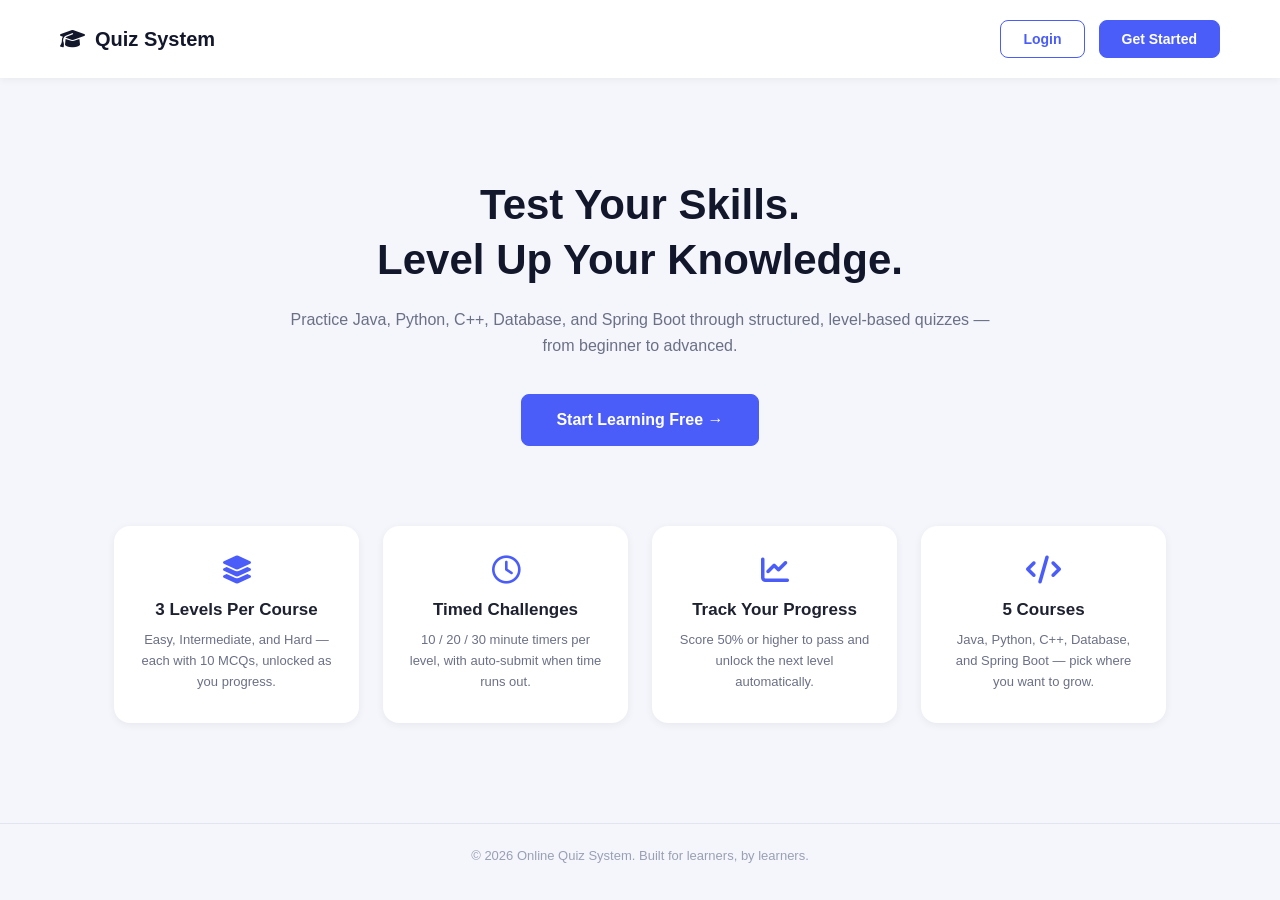
<file: FrontEnd/HTML/index.html>
<!DOCTYPE html>
<html lang="en">

<head>
    <meta charset="UTF-8">
    <meta name="viewport" content="width=device-width, initial-scale=1.0">
    <title>Online Quiz System</title>
    <link rel="icon"
        href="data:image/svg+xml,<svg xmlns=%22http://www.w3.org/2000/svg%22 viewBox=%220 0 100 100%22><text y=%22.9em%22 font-size=%2290%22>🎓</text></svg>">
    <link rel="stylesheet" href="../CSS/index.css">
    <link rel="stylesheet" href="https://cdnjs.cloudflare.com/ajax/libs/font-awesome/6.7.2/css/all.min.css">
</head>

<body>

    <nav class="navbar">
        <h2><i class="fa-solid fa-graduation-cap"></i> Quiz System</h2>
        <div class="nav-actions">
            <a href="login.html" class="btn-outline">Login</a>
            <a href="register.html" class="btn-filled">Get Started</a>
        </div>
    </nav>

    <section class="hero">
        <h1>Test Your Skills.<br>Level Up Your Knowledge.</h1>
        <p>Practice Java, Python, C++, Database, and Spring Boot through structured,
            level-based quizzes — from beginner to advanced.</p>
        <a href="register.html" class="btn-filled large">Start Learning Free →</a>
    </section>

    <section class="features">

        <div class="feature-card">
            <i class="fa-solid fa-layer-group"></i>
            <h3>3 Levels Per Course</h3>
            <p>Easy, Intermediate, and Hard — each with 10 MCQs, unlocked as you progress.</p>
        </div>

        <div class="feature-card">
            <i class="fa-regular fa-clock"></i>
            <h3>Timed Challenges</h3>
            <p>10 / 20 / 30 minute timers per level, with auto-submit when time runs out.</p>
        </div>

        <div class="feature-card">
            <i class="fa-solid fa-chart-line"></i>
            <h3>Track Your Progress</h3>
            <p>Score 50% or higher to pass and unlock the next level automatically.</p>
        </div>

        <div class="feature-card">
            <i class="fa-solid fa-code"></i>
            <h3>5 Courses</h3>
            <p>Java, Python, C++, Database, and Spring Boot — pick where you want to grow.</p>
        </div>

    </section>

    <footer class="footer">
        <p>&copy; 2026 Online Quiz System. Built for learners, by learners.</p>
    </footer>

</body>

</html>
</file>
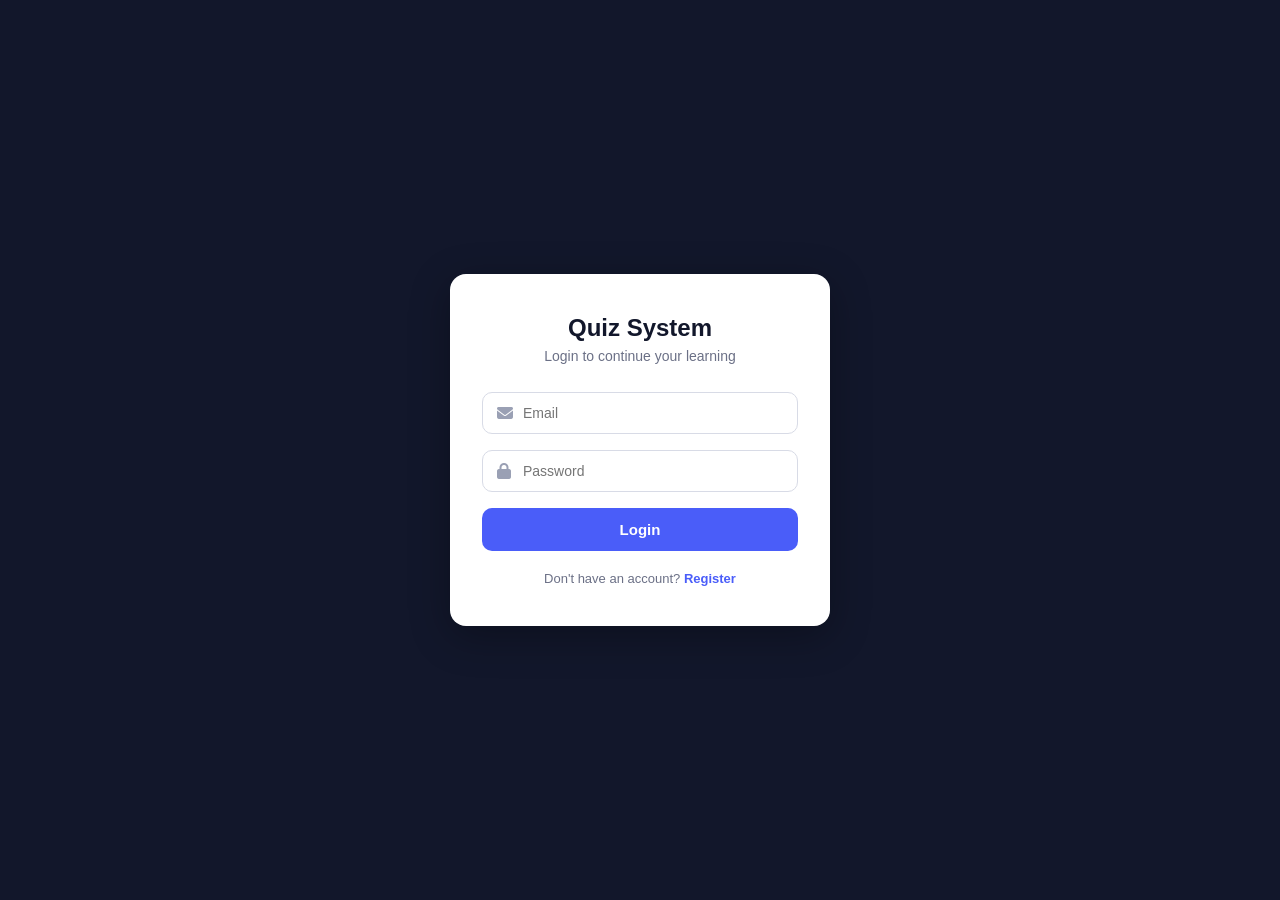
<file: FrontEnd/HTML/dashboard.html>
<!DOCTYPE html>
<html lang="en">

<head>
    <meta charset="UTF-8">
    <meta name="viewport" content="width=device-width, initial-scale=1.0">
    <title>Dashboard</title>
    <link rel="icon"
        href="data:image/svg+xml,<svg xmlns=%22http://www.w3.org/2000/svg%22 viewBox=%220 0 100 100%22><text y=%22.9em%22 font-size=%2290%22>🎓</text></svg>">
    <link rel="stylesheet" href="../CSS/dashboard.css">

    <link rel="stylesheet" href="https://cdnjs.cloudflare.com/ajax/libs/font-awesome/6.7.2/css/all.min.css">
</head>

<body>

    <div class="container">

        <div class="sidebar">

            <h3>Quiz System</h3>

            <ul>
                <li class="active" onclick="navigate('dashboard')">
                    <i class="fa-solid fa-house"></i>
                    Dashboard
                </li>

                <li onclick="navigate('progress')">
                    <i class="fa-solid fa-chart-line"></i>
                    My Progress
                </li>

                <li onclick="navigate('results')">
                    <i class="fa-solid fa-square-poll-vertical"></i>
                    Results
                </li>

                <li onclick="navigate('leaderboard')">
                    <i class="fa-solid fa-trophy"></i>
                    Leaderboard
                </li>

                <li onclick="navigate('profile')">
                    <i class="fa-solid fa-user"></i>
                    Profile
                </li>

                <li onclick="logout()">
                    <i class="fa-solid fa-right-from-bracket"></i>
                    Logout
                </li>
            </ul>

        </div>

        <div class="main-content">

            <div class="header">

                <div>
                    <h1>Hi, <span id="userGreeting">Vignesh</span>! 👋</h1>
                    <p>Choose a course to start learning</p>
                </div>

                <div class="header-icons">
                    <i class="fa-regular fa-bell"></i>

                    <i class="fa-solid fa-circle-user profile"></i>
                </div>

            </div>

            <div class="courses">

                <div class="course-card" data-course="Java" onclick="openCourse('Java')">
                    <i class="fa-brands fa-java course-icon"></i>
                    <h3>Java</h3>
                    <p>3 Levels</p>
                    <span>Start Now →</span>
                </div>

                <div class="course-card" data-course="Python" onclick="openCourse('Python')">
                    <i class="fa-brands fa-python course-icon"></i>
                    <h3>Python</h3>
                    <p>3 Levels</p>
                    <span>Start Now →</span>
                </div>

                <div class="course-card" data-course="C++" onclick="openCourse('C++')">
                    <i class="fa-solid fa-code course-icon"></i>
                    <h3>C++</h3>
                    <p>3 Levels</p>
                    <span>Start Now →</span>
                </div>

                <div class="course-card" data-course="Database" onclick="openCourse('Database')">
                    <i class="fa-solid fa-database course-icon"></i>
                    <h3>Database</h3>
                    <p>3 Levels</p>
                    <span>Start Now →</span>
                </div>

                <div class="course-card" data-course="Spring Boot" onclick="openCourse('Spring Boot')">
                    <i class="fa-solid fa-leaf course-icon"></i>
                    <h3>Spring Boot</h3>
                    <p>3 Levels</p>
                    <span>Start Now →</span>
                </div>

            </div>

        </div>

    </div>

    <script src="../JS/dashboard.js"></script>

</body>

</html>
</file>
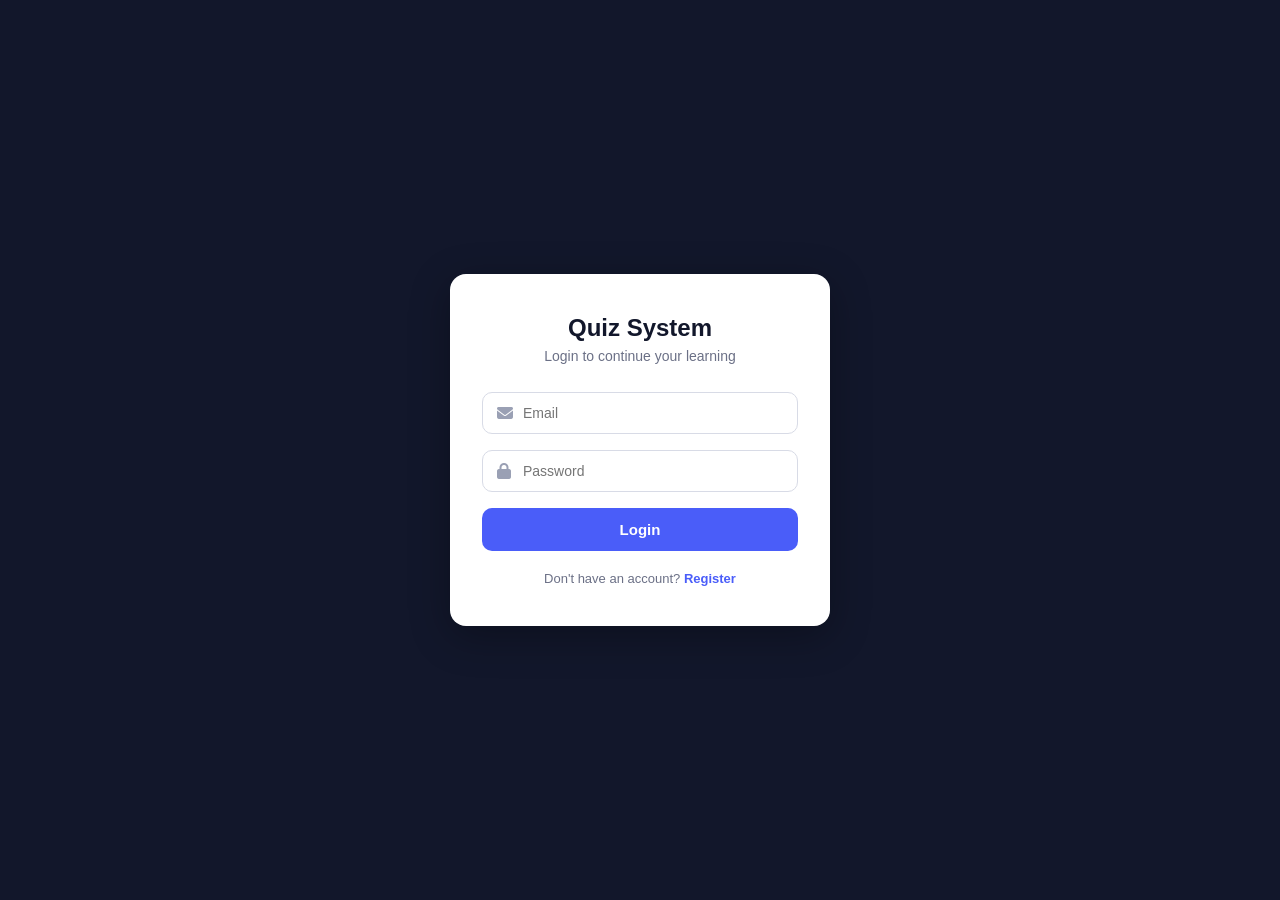
<file: FrontEnd/HTML/instructions.html>
<!DOCTYPE html>
<html lang="en">

<head>
    <meta charset="UTF-8">
    <meta name="viewport" content="width=device-width, initial-scale=1.0">
    <title>Instructions - Quiz System</title>
    <link rel="icon"
        href="data:image/svg+xml,<svg xmlns=%22http://www.w3.org/2000/svg%22 viewBox=%220 0 100 100%22><text y=%22.9em%22 font-size=%2290%22>🎓</text></svg>">
    <link rel="stylesheet" href="../CSS/instructions.css">
    <link rel="stylesheet" href="https://cdnjs.cloudflare.com/ajax/libs/font-awesome/6.7.2/css/all.min.css">
</head>

<body>

    <div class="instructions-container">

        <div class="instructions-card">

            <div class="badge" id="levelBadge">Level 1 - Easy</div>
            <h2 id="courseTitle">Java</h2>
            <p class="subtitle">Read the instructions carefully before you begin</p>

            <ul class="rules-list">
                <li>
                    <i class="fa-solid fa-list-ol"></i>
                    <span>This test contains <strong id="questionCountText">10</strong> multiple-choice
                        questions.</span>
                </li>
                <li>
                    <i class="fa-regular fa-clock"></i>
                    <span>You have <strong id="timeText">10 minutes</strong> to complete the test.</span>
                </li>
                <li>
                    <i class="fa-solid fa-bolt"></i>
                    <span>The test will <strong>auto-submit</strong> automatically when the timer reaches zero.</span>
                </li>
                <li>
                    <i class="fa-solid fa-percent"></i>
                    <span>You need a minimum score of <strong>50%</strong> to pass this level.</span>
                </li>
                <li>
                    <i class="fa-solid fa-lock-open"></i>
                    <span>Passing this level will automatically unlock the next level.</span>
                </li>
                <li>
                    <i class="fa-solid fa-rotate-right"></i>
                    <span>If you don't pass, you can retake this level as many times as needed.</span>
                </li>
                <li>
                    <i class="fa-solid fa-arrow-right-arrow-left"></i>
                    <span>You can move between questions and change answers before submitting.</span>
                </li>
            </ul>

            <div class="instructions-actions">
                <button class="btn-secondary" onclick="history.back()">Go Back</button>
                <button class="btn-primary" id="startBtn" onclick="startTest()">Start Test →</button>
            </div>

        </div>

    </div>

    <script src="../JS/instructions.js"></script>

</body>

</html>
</file>
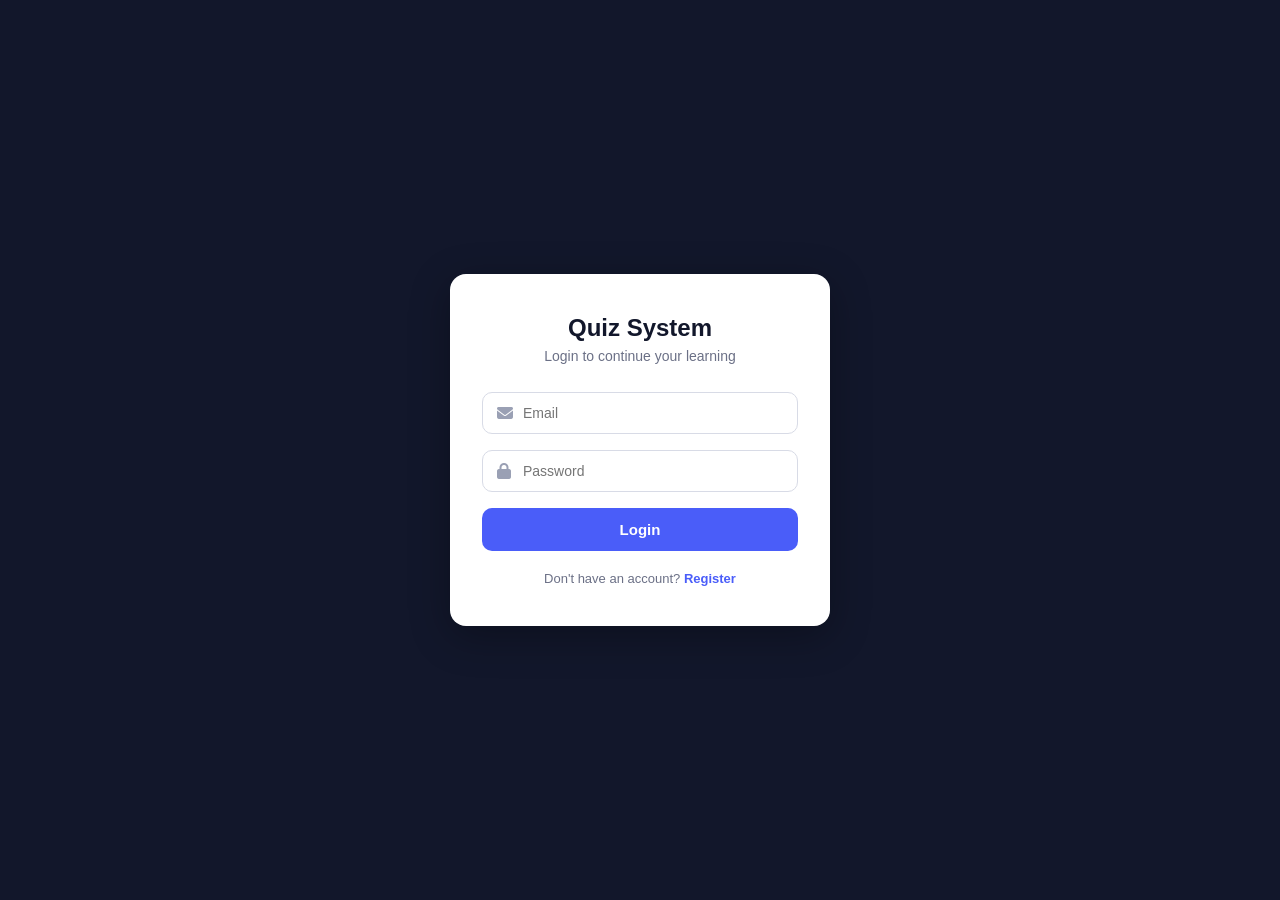
<file: FrontEnd/HTML/leaderboard.html>
<!DOCTYPE html>
<html lang="en">

<head>
    <meta charset="UTF-8">
    <meta name="viewport" content="width=device-width, initial-scale=1.0">
    <title>Leaderboard - Quiz System</title>
    <link rel="icon"
        href="data:image/svg+xml,<svg xmlns=%22http://www.w3.org/2000/svg%22 viewBox=%220 0 100 100%22><text y=%22.9em%22 font-size=%2290%22>🎓</text></svg>">
    <link rel="stylesheet" href="../CSS/leaderboard.css">
    <link rel="stylesheet" href="https://cdnjs.cloudflare.com/ajax/libs/font-awesome/6.7.2/css/all.min.css">
</head>

<body>

    <div class="container">

        <div class="sidebar">
            <h3>Quiz System</h3>
            <ul>
                <li onclick="navigate('dashboard')">
                    <i class="fa-solid fa-house"></i> Dashboard
                </li>
                <li onclick="navigate('progress')">
                    <i class="fa-solid fa-chart-line"></i> My Progress
                </li>
                <li onclick="navigate('results')">
                    <i class="fa-solid fa-square-poll-vertical"></i> Results
                </li>
                <li class="active" onclick="navigate('leaderboard')">
                    <i class="fa-solid fa-trophy"></i> Leaderboard
                </li>
                <li onclick="navigate('profile')">
                    <i class="fa-solid fa-user"></i> Profile
                </li>
                <li onclick="logout()">
                    <i class="fa-solid fa-right-from-bracket"></i> Logout
                </li>
            </ul>
        </div>

        <div class="main-content">
            <div class="header">
                <div>
                    <h1>Leaderboard</h1>
                    <p>Top learners across all courses</p>
                </div>
            </div>

            <div class="leaderboard-list" id="leaderboardList">
                <p>Loading leaderboard...</p>
            </div>
        </div>

    </div>

    <script src="../JS/leaderboard.js"></script>

</body>

</html>
</file>
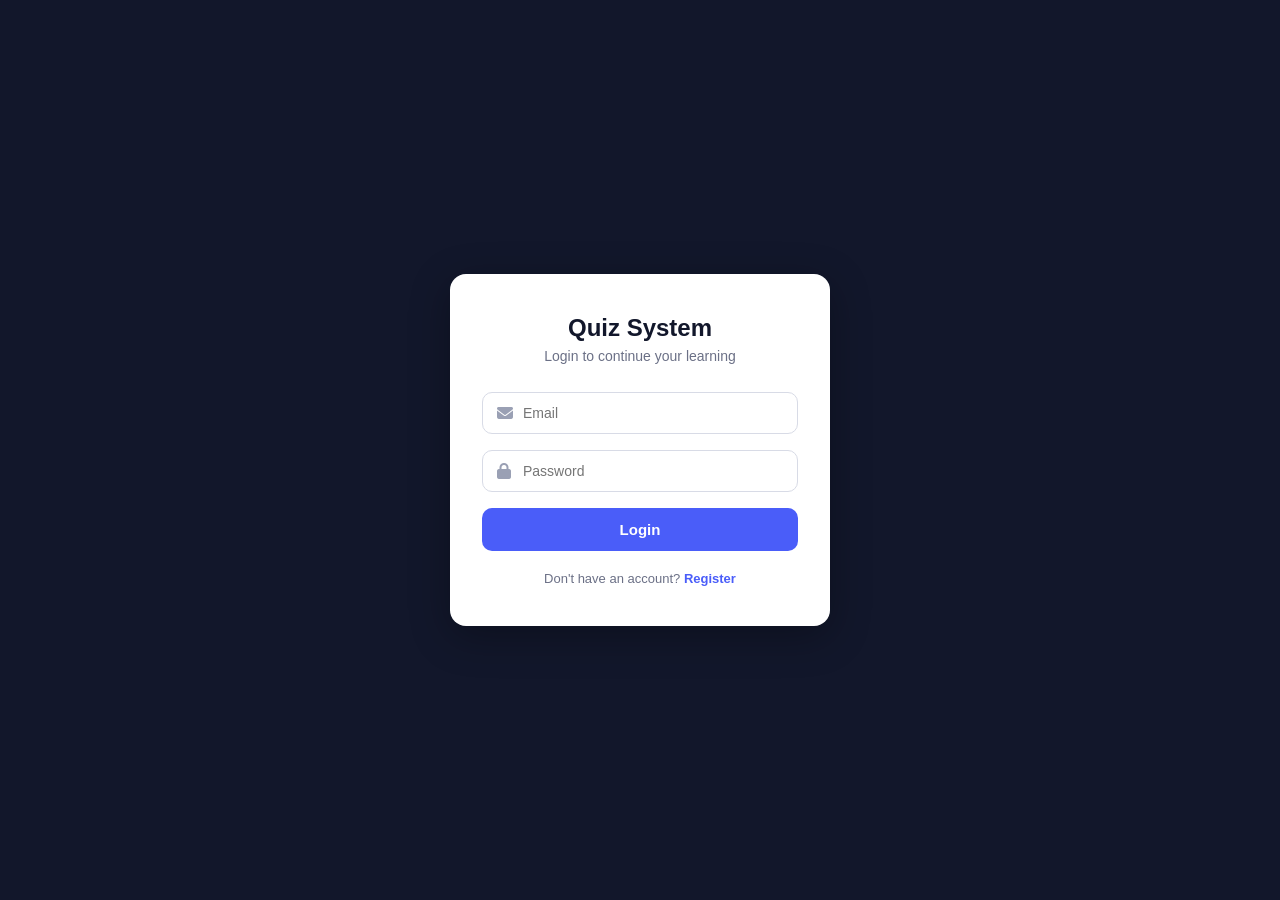
<file: FrontEnd/HTML/levels.html>
<!DOCTYPE html>
<html lang="en">

<head>
    <meta charset="UTF-8">
    <meta name="viewport" content="width=device-width, initial-scale=1.0">
    <title>Levels - Quiz System</title>
    <link rel="icon"
        href="data:image/svg+xml,<svg xmlns=%22http://www.w3.org/2000/svg%22 viewBox=%220 0 100 100%22><text y=%22.9em%22 font-size=%2290%22>🎓</text></svg>">
    <link rel="stylesheet" href="../CSS/levels.css">
    <link rel="stylesheet" href="https://cdnjs.cloudflare.com/ajax/libs/font-awesome/6.7.2/css/all.min.css">
</head>

<body>

    <div class="container">

        <div class="topbar">
            <button class="back-btn" onclick="window.location.href='dashboard.html'">
                <i class="fa-solid fa-arrow-left"></i> Back to Dashboard
            </button>
            <h2 id="courseTitle">Course</h2>
        </div>

        <div class="levels-wrapper" id="levelsWrapper">
            <!-- Level cards injected by levels.js -->
        </div>

    </div>

    <script src="../JS/levels.js"></script>

</body>

</html>
</file>
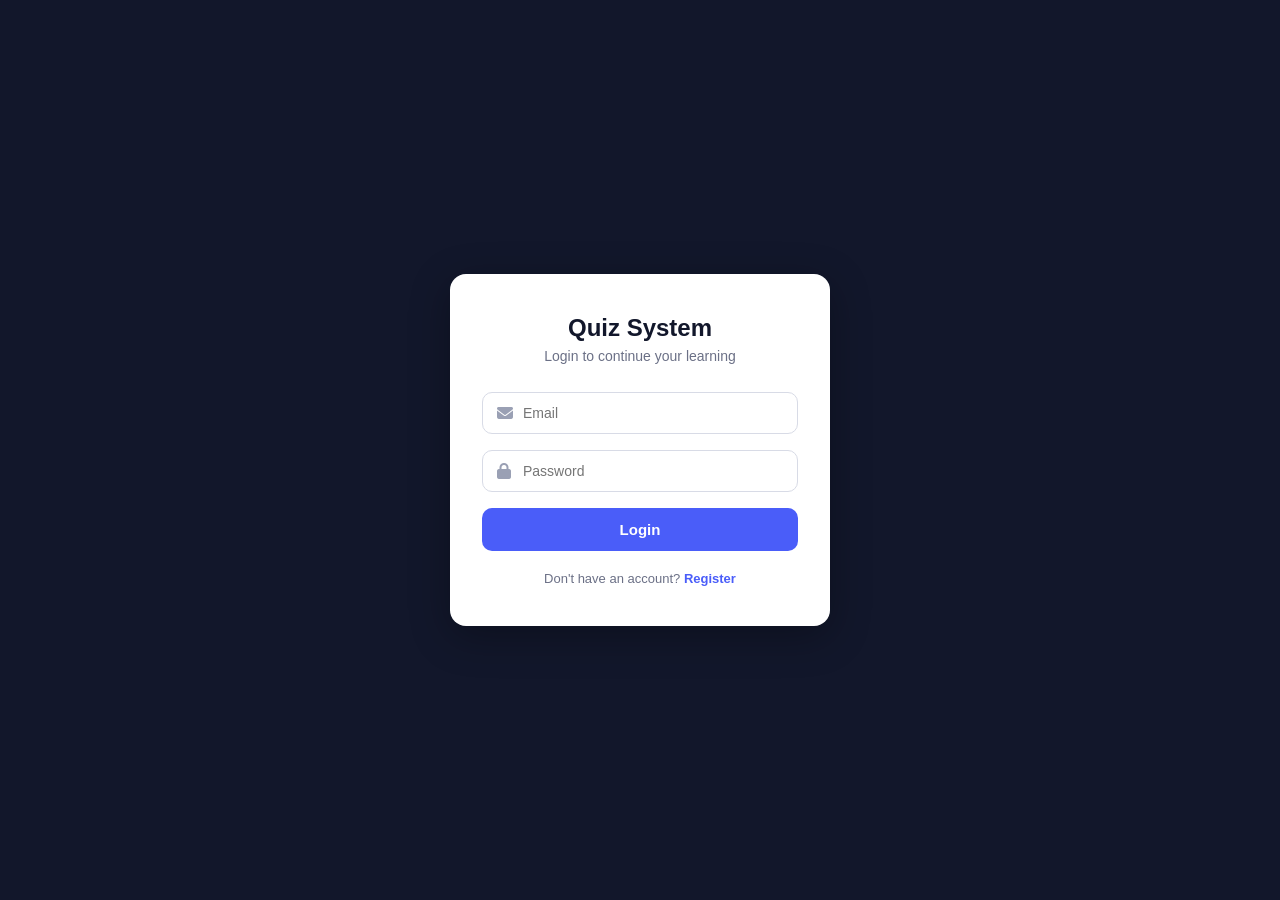
<file: FrontEnd/HTML/login.html>
<!DOCTYPE html>
<html lang="en">

<head>
    <meta charset="UTF-8">
    <meta name="viewport" content="width=device-width, initial-scale=1.0">
    <title>Login - Quiz System</title>
    <link rel="icon"
        href="data:image/svg+xml,<svg xmlns=%22http://www.w3.org/2000/svg%22 viewBox=%220 0 100 100%22><text y=%22.9em%22 font-size=%2290%22>🎓</text></svg>">
    <link rel="stylesheet" href="../CSS/login.css">
    <link rel="stylesheet" href="https://cdnjs.cloudflare.com/ajax/libs/font-awesome/6.7.2/css/all.min.css">
</head>

<body>

    <div class="auth-container">

        <div class="auth-card">

            <h2>Quiz System</h2>
            <p class="subtitle">Login to continue your learning</p>

            <div id="errorMsg" class="error-msg"></div>

            <form id="loginForm">

                <div class="input-group">
                    <i class="fa-solid fa-envelope"></i>
                    <input type="email" id="email" placeholder="Email" required>
                </div>

                <div class="input-group">
                    <i class="fa-solid fa-lock"></i>
                    <input type="password" id="password" placeholder="Password" required>
                </div>

                <button type="submit" id="loginBtn">Login</button>

            </form>

            <p class="switch-auth">
                Don't have an account? <a href="register.html">Register</a>
            </p>

        </div>

    </div>

    <script src="../JS/login.js"></script>

</body>

</html>
</file>
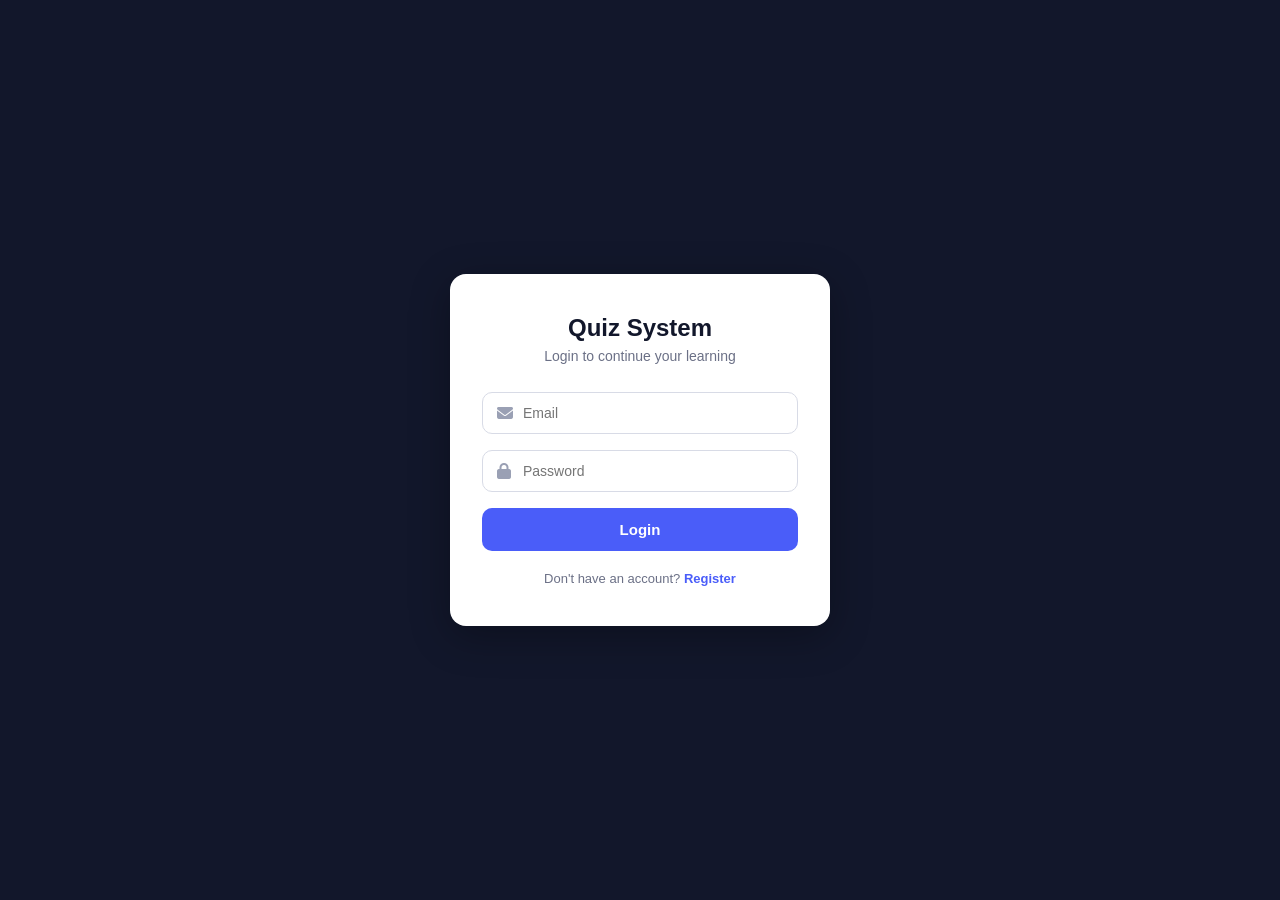
<file: FrontEnd/HTML/profile.html>
<!DOCTYPE html>
<html lang="en">

<head>
    <meta charset="UTF-8">
    <meta name="viewport" content="width=device-width, initial-scale=1.0">
    <title>Profile - Quiz System</title>
    <link rel="icon"
        href="data:image/svg+xml,<svg xmlns=%22http://www.w3.org/2000/svg%22 viewBox=%220 0 100 100%22><text y=%22.9em%22 font-size=%2290%22>🎓</text></svg>">
    <link rel="stylesheet" href="../CSS/profile.css">
    <link rel="stylesheet" href="https://cdnjs.cloudflare.com/ajax/libs/font-awesome/6.7.2/css/all.min.css">
</head>

<body>

    <div class="container">

        <div class="sidebar">
            <h3>Quiz System</h3>
            <ul>
                <li onclick="navigate('dashboard')">
                    <i class="fa-solid fa-house"></i> Dashboard
                </li>
                <li onclick="navigate('progress')">
                    <i class="fa-solid fa-chart-line"></i> My Progress
                </li>
                <li onclick="navigate('results')">
                    <i class="fa-solid fa-square-poll-vertical"></i> Results
                </li>
                <li onclick="navigate('leaderboard')">
                    <i class="fa-solid fa-trophy"></i> Leaderboard
                </li>
                <li class="active" onclick="navigate('profile')">
                    <i class="fa-solid fa-user"></i> Profile
                </li>
                <li onclick="logout()">
                    <i class="fa-solid fa-right-from-bracket"></i> Logout
                </li>
            </ul>
        </div>

        <div class="main-content">
            <div class="header">
                <div>
                    <h1>Profile</h1>
                    <p>Your account details</p>
                </div>
            </div>

            <div class="profile-card" id="profileCard">
                <p>Loading profile...</p>
            </div>
        </div>

    </div>

    <script src="../JS/profile.js"></script>

</body>

</html>
</file>
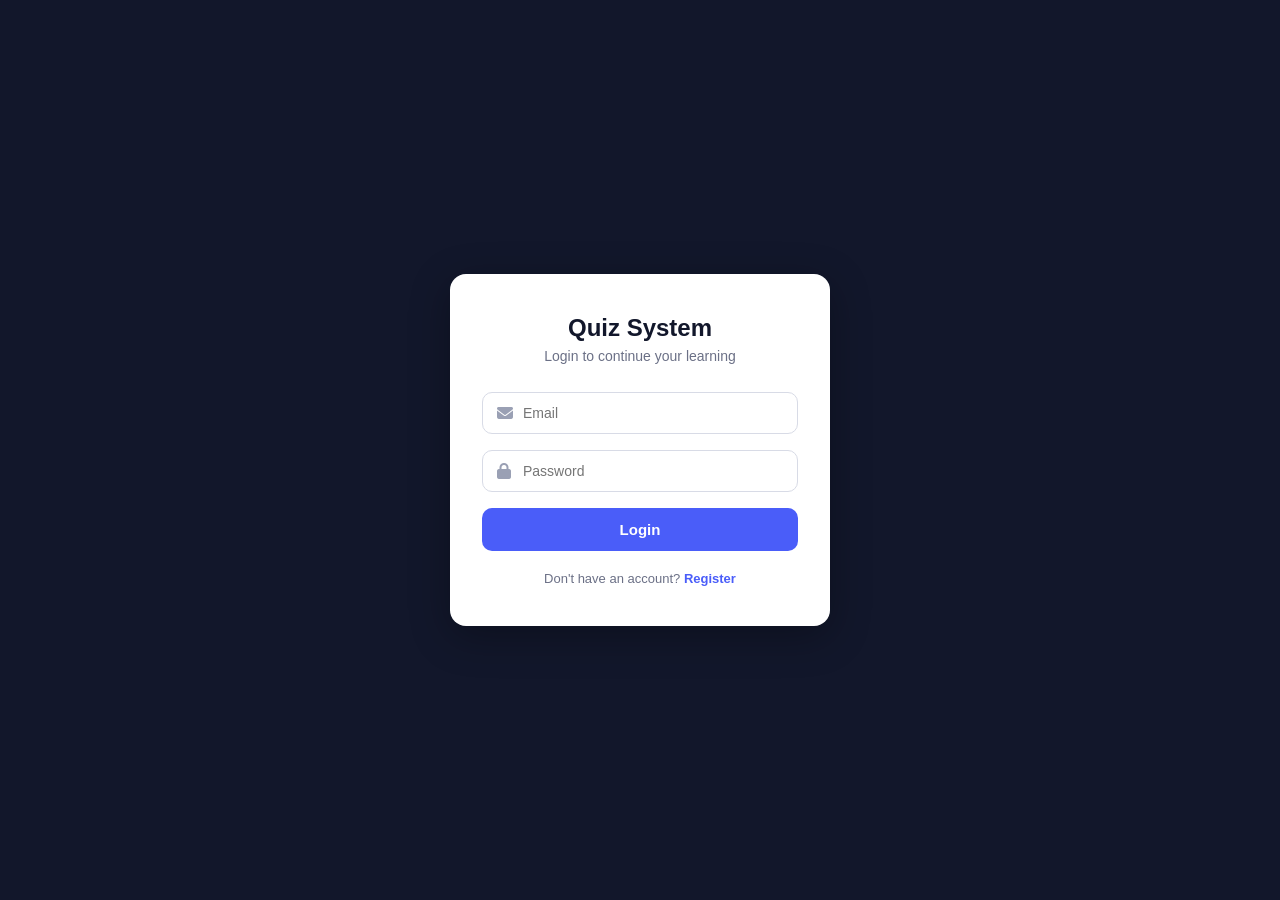
<file: FrontEnd/HTML/progress.html>
<!DOCTYPE html>
<html lang="en">

<head>
    <meta charset="UTF-8">
    <meta name="viewport" content="width=device-width, initial-scale=1.0">
    <title>My Progress - Quiz System</title>
    <link rel="icon"
        href="data:image/svg+xml,<svg xmlns=%22http://www.w3.org/2000/svg%22 viewBox=%220 0 100 100%22><text y=%22.9em%22 font-size=%2290%22>🎓</text></svg>">
    <link rel="stylesheet" href="../CSS/progress.css">
    <link rel="stylesheet" href="https://cdnjs.cloudflare.com/ajax/libs/font-awesome/6.7.2/css/all.min.css">
</head>

<body>

    <div class="container">

        <div class="sidebar">
            <h3>Quiz System</h3>
            <ul>
                <li onclick="navigate('dashboard')">
                    <i class="fa-solid fa-house"></i> Dashboard
                </li>
                <li class="active" onclick="navigate('progress')">
                    <i class="fa-solid fa-chart-line"></i> My Progress
                </li>
                <li onclick="navigate('results')">
                    <i class="fa-solid fa-square-poll-vertical"></i> Results
                </li>
                <li onclick="navigate('leaderboard')">
                    <i class="fa-solid fa-trophy"></i> Leaderboard
                </li>
                <li onclick="navigate('profile')">
                    <i class="fa-solid fa-user"></i> Profile
                </li>
                <li onclick="logout()">
                    <i class="fa-solid fa-right-from-bracket"></i> Logout
                </li>
            </ul>
        </div>

        <div class="main-content">
            <div class="header">
                <div>
                    <h1>My Progress</h1>
                    <p>Track your journey across every course</p>
                </div>
            </div>

            <div class="progress-list" id="progressList">
                <p>Loading progress...</p>
            </div>
        </div>

    </div>

    <script src="../JS/progress.js"></script>

</body>

</html>
</file>
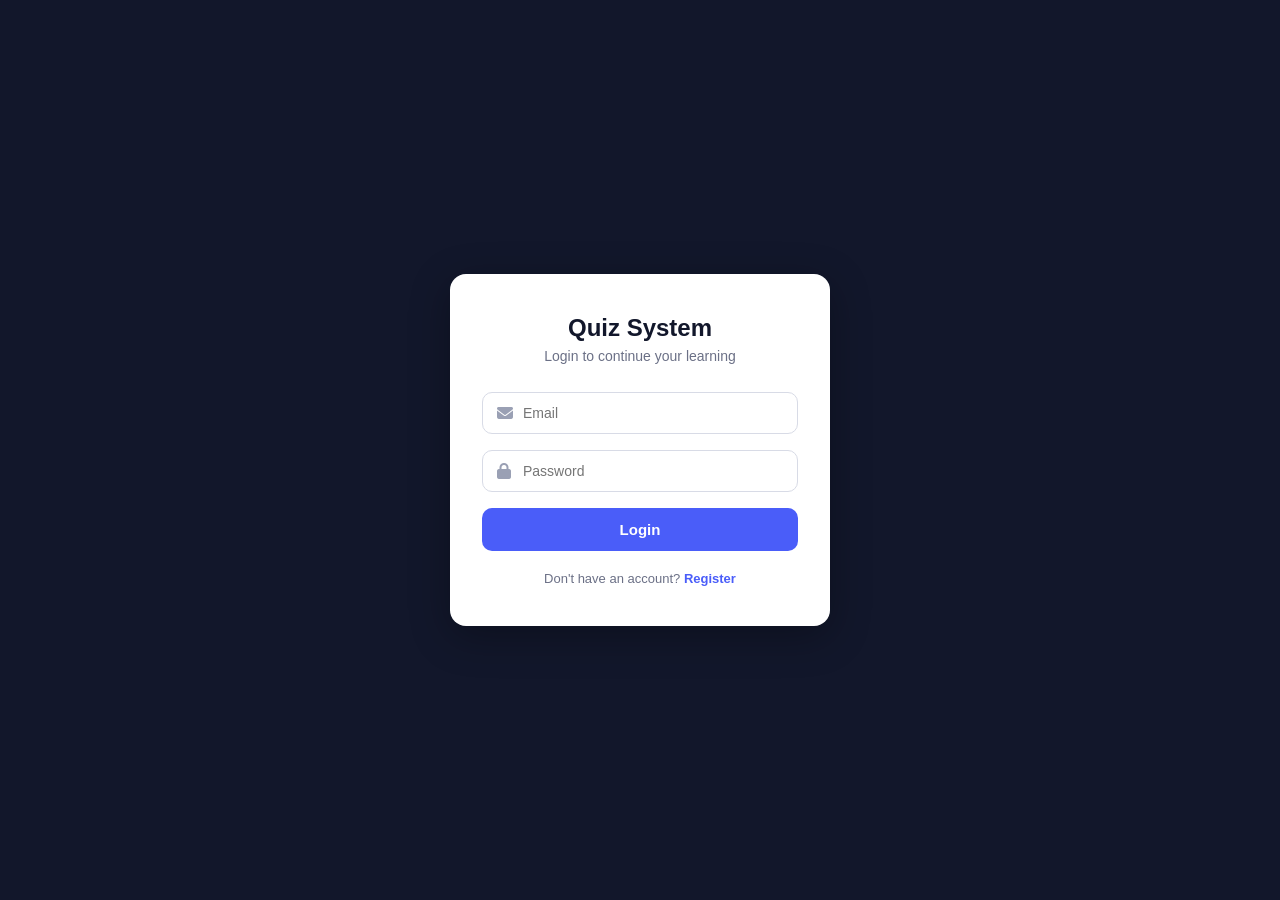
<file: FrontEnd/HTML/quiz.html>
<!DOCTYPE html>
<html lang="en">

<head>
    <meta charset="UTF-8">
    <meta name="viewport" content="width=device-width, initial-scale=1.0">
    <title>Quiz - Quiz System</title>
    <link rel="icon"
        href="data:image/svg+xml,<svg xmlns=%22http://www.w3.org/2000/svg%22 viewBox=%220 0 100 100%22><text y=%22.9em%22 font-size=%2290%22>🎓</text></svg>">
    <link rel="stylesheet" href="../CSS/quiz.css">
    <link rel="stylesheet" href="https://cdnjs.cloudflare.com/ajax/libs/font-awesome/6.7.2/css/all.min.css">
</head>

<body>

    <div class="quiz-container">

        <div class="quiz-topbar">
            <div class="quiz-meta">
                <h2 id="quizTitle">Course - Level</h2>
                <p id="quizSubtitle">Question 1 of 10</p>
            </div>

            <div class="timer-box" id="timerBox">
                <i class="fa-regular fa-clock"></i>
                <span id="timerDisplay">10:00</span>
            </div>
        </div>

        <div class="progress-bar-track">
            <div class="progress-bar-fill" id="progressFill"></div>
        </div>

        <div class="question-card" id="questionCard">
            <p>Loading questions...</p>
        </div>

        <div class="quiz-nav">
            <button id="prevBtn" onclick="prevQuestion()">Previous</button>
            <button id="nextBtn" onclick="nextQuestion()">Next</button>
            <button id="submitBtn" onclick="confirmSubmit()">Submit Test</button>
        </div>

    </div>

    <!-- Confirm submit modal -->
    <div class="modal-overlay" id="confirmModal">
        <div class="modal-box">
            <h3>Submit Test?</h3>
            <p id="confirmText">You have answered <span id="answeredCount">0</span> of 10 questions. Submit now?</p>
            <div class="modal-actions">
                <button class="btn-secondary" onclick="closeModal()">Cancel</button>
                <button class="btn-primary" onclick="submitQuiz(false)">Submit</button>
            </div>
        </div>
    </div>

    <script src="../JS/quiz.js"></script>

</body>

</html>
</file>
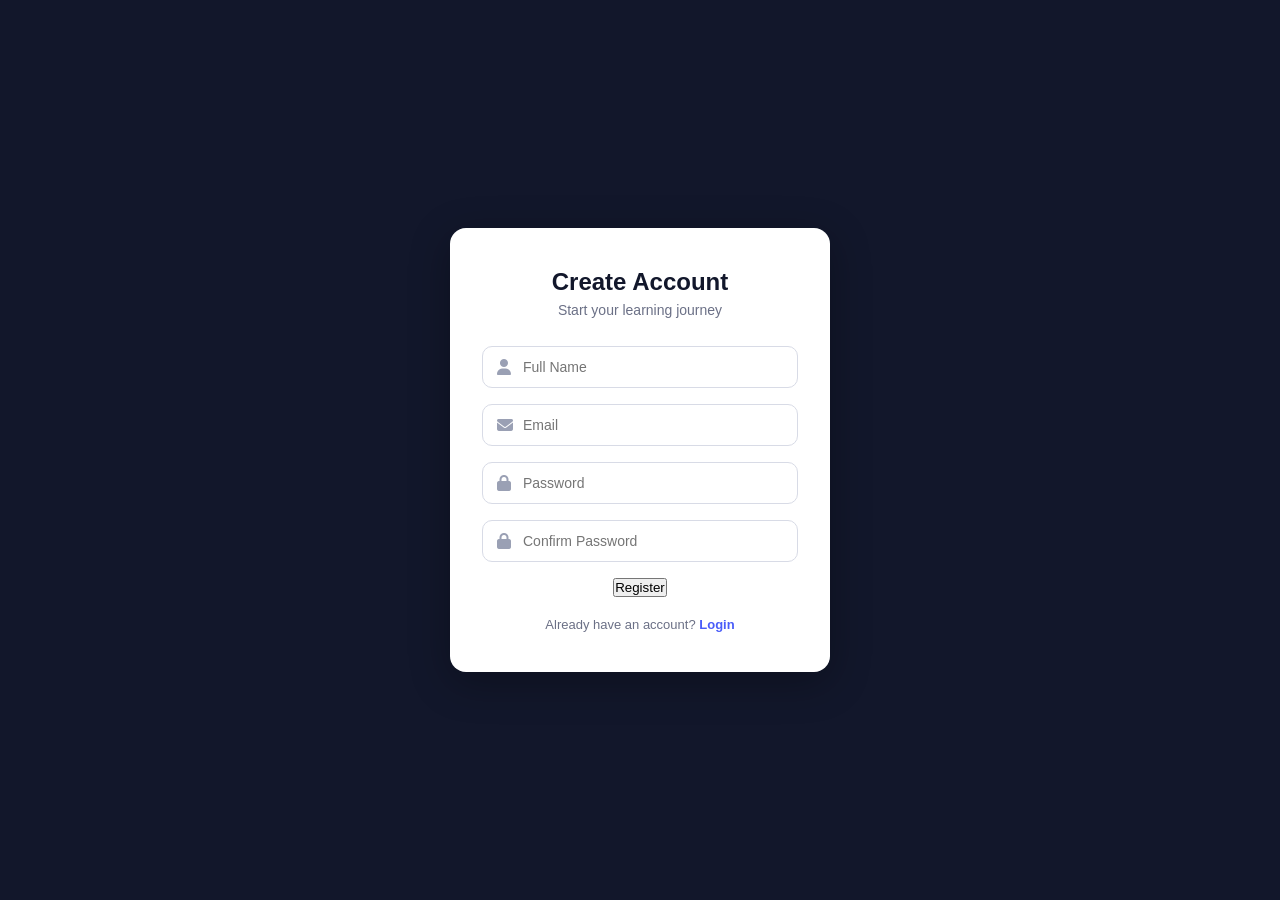
<file: FrontEnd/HTML/register.html>
<!DOCTYPE html>
<html lang="en">

<head>
    <meta charset="UTF-8">
    <meta name="viewport" content="width=device-width, initial-scale=1.0">
    <title>Register - Quiz System</title>
    <link rel="icon"
        href="data:image/svg+xml,<svg xmlns=%22http://www.w3.org/2000/svg%22 viewBox=%220 0 100 100%22><text y=%22.9em%22 font-size=%2290%22>🎓</text></svg>">
    <link rel="stylesheet" href="../CSS/register.css">
    <link rel="stylesheet" href="https://cdnjs.cloudflare.com/ajax/libs/font-awesome/6.7.2/css/all.min.css">
</head>

<body>

    <div class="auth-container">

        <div class="auth-card">

            <h2>Create Account</h2>
            <p class="subtitle">Start your learning journey</p>

            <div id="errorMsg" class="error-msg"></div>

            <form id="registerForm">

                <div class="input-group">
                    <i class="fa-solid fa-user"></i>
                    <input type="text" id="name" placeholder="Full Name" required>
                </div>

                <div class="input-group">
                    <i class="fa-solid fa-envelope"></i>
                    <input type="email" id="email" placeholder="Email" required>
                </div>

                <div class="input-group">
                    <i class="fa-solid fa-lock"></i>
                    <input type="password" id="password" placeholder="Password" required minlength="6">
                </div>

                <div class="input-group">
                    <i class="fa-solid fa-lock"></i>
                    <input type="password" id="confirmPassword" placeholder="Confirm Password" required minlength="6">
                </div>

                <button type="submit" id="registerBtn">Register</button>

            </form>

            <p class="switch-auth">
                Already have an account? <a href="login.html">Login</a>
            </p>

        </div>

    </div>

    <script src="../JS/register.js"></script>

</body>

</html>
</file>
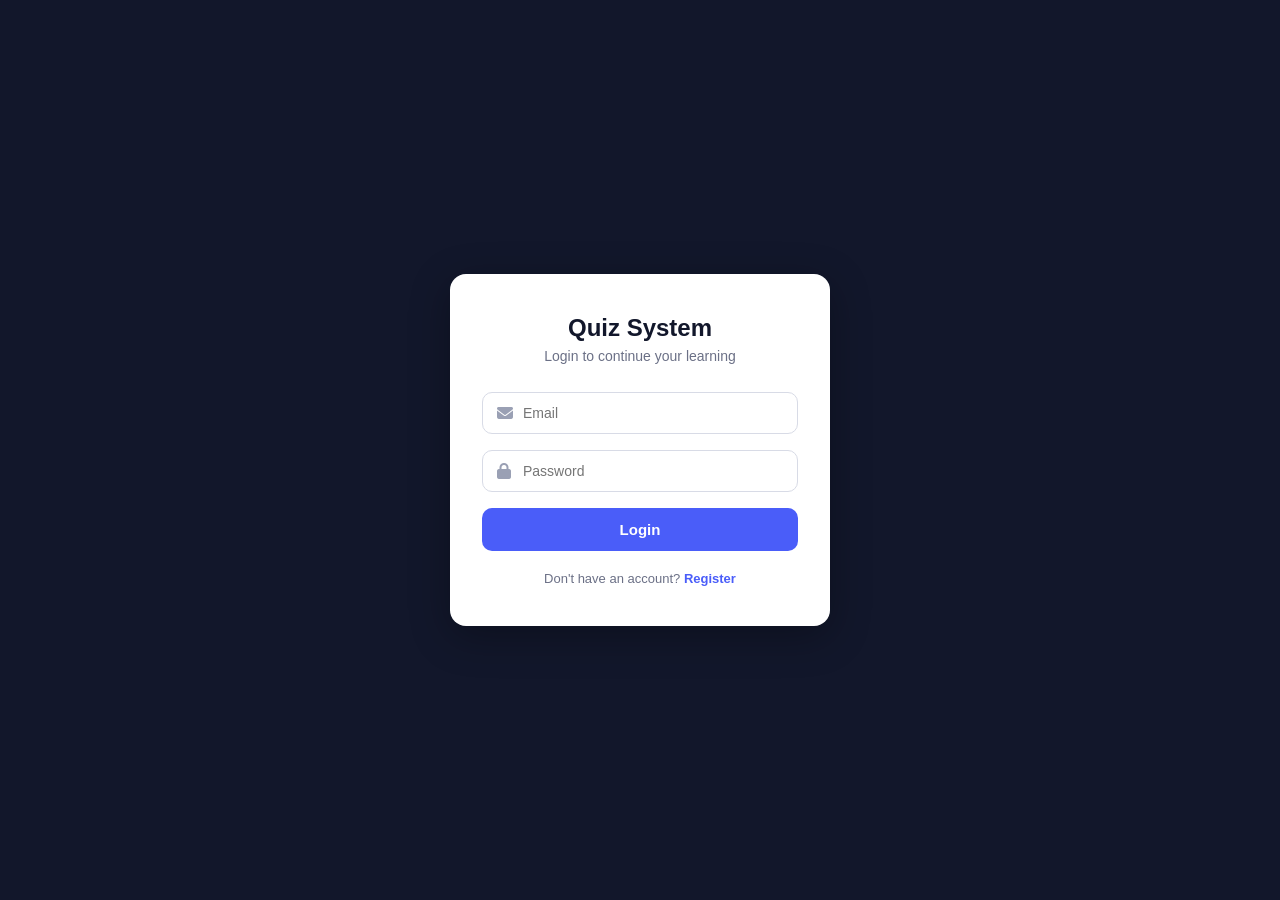
<file: FrontEnd/HTML/result.html>
<!DOCTYPE html>
<html lang="en">

<head>
    <meta charset="UTF-8">
    <meta name="viewport" content="width=device-width, initial-scale=1.0">
    <title>Result - Quiz System</title>

    <link rel="icon"
        href="data:image/svg+xml,<svg xmlns=%22http://www.w3.org/2000/svg%22 viewBox=%220 0 100 100%22><text y=%22.9em%22 font-size=%2290%22>🎓</text></svg>">
    <link rel="stylesheet" href="../CSS/result.css">
    <link rel="stylesheet" href="https://cdnjs.cloudflare.com/ajax/libs/font-awesome/6.7.2/css/all.min.css">
</head>

<body>

    <div class="result-container">

        <div class="result-card">

            <div class="result-icon" id="resultIcon">
                <i class="fa-solid fa-circle-check"></i>
            </div>

            <h2 id="resultTitle">Level Passed!</h2>
            <p id="resultSubtitle">Java - Level 1</p>

            <div class="score-circle" id="scoreCircle">
                <span id="scorePercent">0%</span>
            </div>

            <div class="stats-row">
                <div class="stat-box">
                    <h4 id="correctCount">0</h4>
                    <p>Correct</p>
                </div>
                <div class="stat-box">
                    <h4 id="wrongCount">0</h4>
                    <p>Wrong</p>
                </div>
                <div class="stat-box">
                    <h4 id="totalCount">0</h4>
                    <p>Total</p>
                </div>
            </div>

            <p class="pass-note" id="passNote">You need 50% to pass this level.</p>

            <div class="result-actions">
                <button class="btn-secondary" onclick="reviewAnswers()">Review Answers</button>
                <button class="btn-primary" id="primaryActionBtn" onclick="handlePrimaryAction()">Continue</button>
            </div>

        </div>

    </div>

    <script src="../JS/result.js"></script>

</body>

</html>
</file>
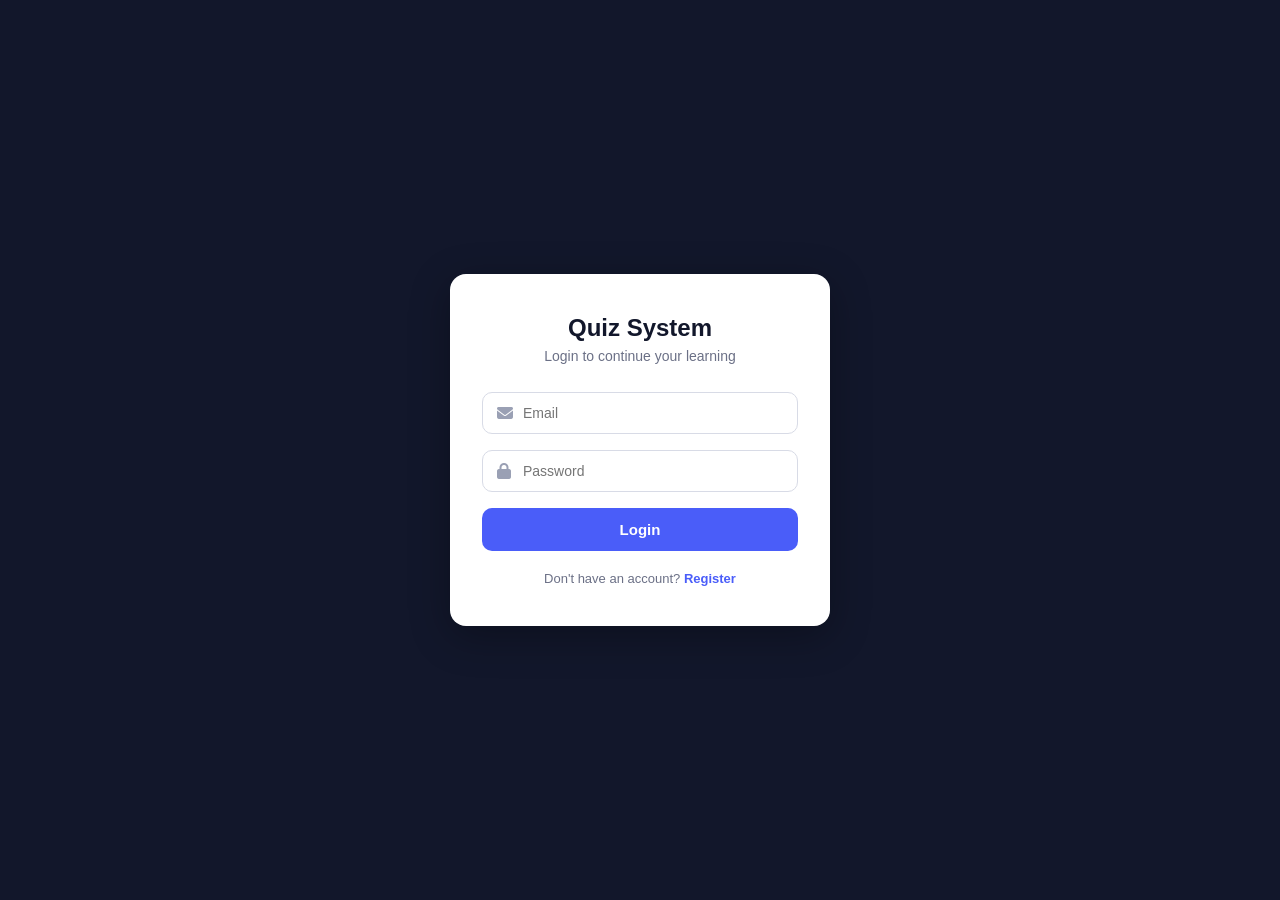
<file: FrontEnd/HTML/results.html>
<!DOCTYPE html>
<html lang="en">

<head>
    <meta charset="UTF-8">
    <meta name="viewport" content="width=device-width, initial-scale=1.0">
    <title>Results - Quiz System</title>

    <link rel="icon"
        href="data:image/svg+xml,<svg xmlns=%22http://www.w3.org/2000/svg%22 viewBox=%220 0 100 100%22><text y=%22.9em%22 font-size=%2290%22>🎓</text></svg>">
    <link rel="stylesheet" href="../CSS/results.css">
    <link rel="stylesheet" href="https://cdnjs.cloudflare.com/ajax/libs/font-awesome/6.7.2/css/all.min.css">
</head>

<body>

    <div class="container">

        <div class="sidebar">
            <h3>Quiz System</h3>
            <ul>
                <li onclick="navigate('dashboard')">
                    <i class="fa-solid fa-house"></i> Dashboard
                </li>
                <li onclick="navigate('progress')">
                    <i class="fa-solid fa-chart-line"></i> My Progress
                </li>
                <li class="active" onclick="navigate('results')">
                    <i class="fa-solid fa-square-poll-vertical"></i> Results
                </li>
                <li onclick="navigate('leaderboard')">
                    <i class="fa-solid fa-trophy"></i> Leaderboard
                </li>
                <li onclick="navigate('profile')">
                    <i class="fa-solid fa-user"></i> Profile
                </li>
                <li onclick="logout()">
                    <i class="fa-solid fa-right-from-bracket"></i> Logout
                </li>
            </ul>
        </div>

        <div class="main-content">
            <div class="header">
                <div>
                    <h1>Results</h1>
                    <p>Every attempt you've made, most recent first</p>
                </div>
            </div>

            <div class="results-table-wrapper">
                <table class="results-table">
                    <thead>
                        <tr>
                            <th>Course</th>
                            <th>Level</th>
                            <th>Score</th>
                            <th>Status</th>
                            <th>Date</th>
                        </tr>
                    </thead>
                    <tbody id="resultsBody">
                        <tr>
                            <td colspan="5">Loading results...</td>
                        </tr>
                    </tbody>
                </table>
            </div>
        </div>

    </div>

    <script src="../JS/results.js"></script>

</body>

</html>
</file>
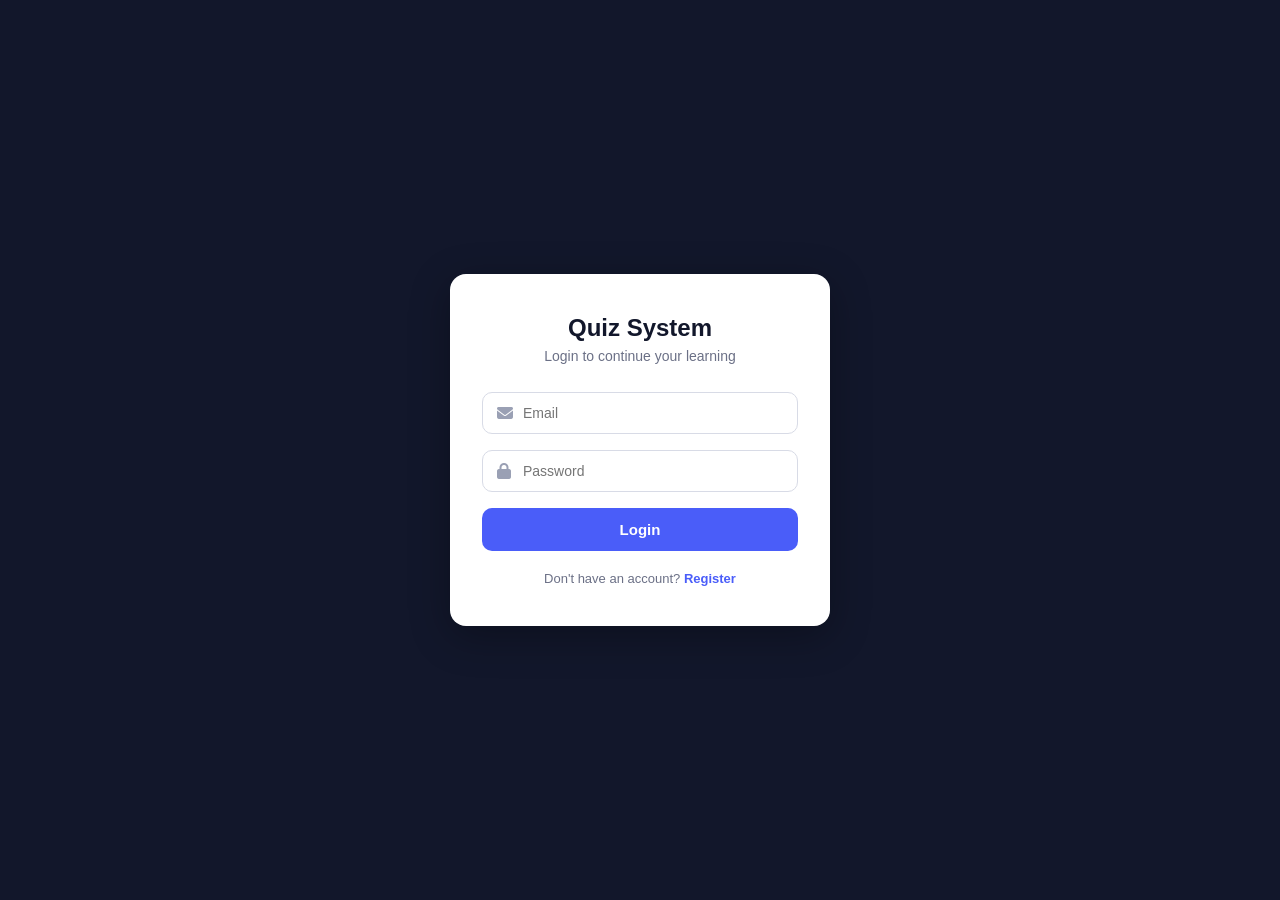
<file: FrontEnd/HTML/review.html>
<!DOCTYPE html>
<html lang="en">

<head>
    <meta charset="UTF-8">
    <meta name="viewport" content="width=device-width, initial-scale=1.0">
    <title>Review - Quiz System</title>
    <link rel="icon"
        href="data:image/svg+xml,<svg xmlns=%22http://www.w3.org/2000/svg%22 viewBox=%220 0 100 100%22><text y=%22.9em%22 font-size=%2290%22>🎓</text></svg>">
    <link rel="stylesheet" href="../CSS/review.css">
    <link rel="stylesheet" href="https://cdnjs.cloudflare.com/ajax/libs/font-awesome/6.7.2/css/all.min.css">
</head>

<body>

    <div class="review-container">

        <div class="review-topbar">
            <button class="back-btn" onclick="window.location.href='dashboard.html'">
                <i class="fa-solid fa-arrow-left"></i> Back to Dashboard
            </button>
            <h2 id="reviewTitle">Review Answers</h2>
        </div>

        <div class="review-list" id="reviewList">
            <p>Loading review...</p>
        </div>

    </div>

    <script src="../JS/review.js"></script>

</body>

</html>
</file>
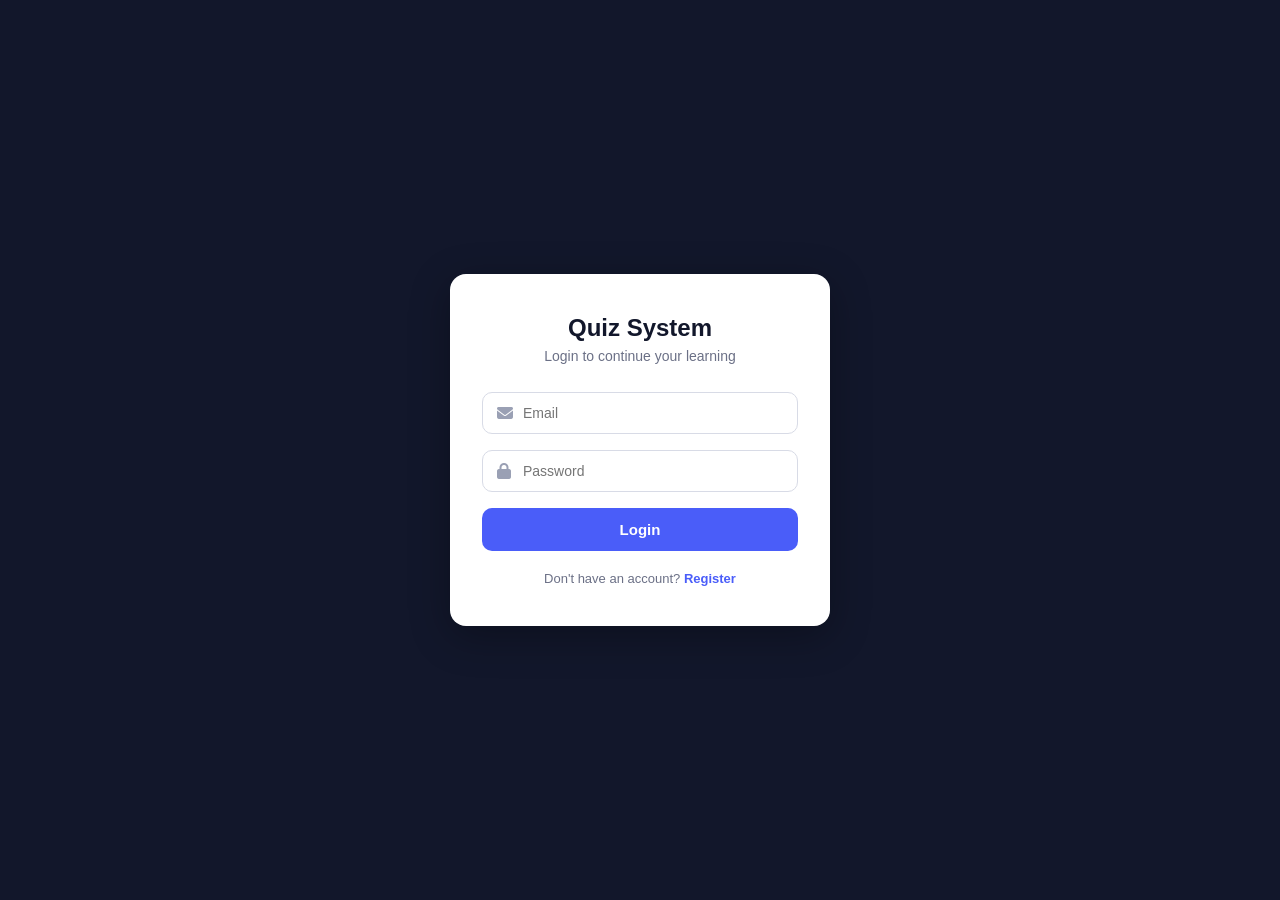
<file: FrontEnd/HTML/solutions.html>
<!DOCTYPE html>
<html lang="en">

<head>
    <meta charset="UTF-8">
    <meta name="viewport" content="width=device-width, initial-scale=1.0">
    <title>Solutions - Quiz System</title>
    <link rel="icon"
        href="data:image/svg+xml,<svg xmlns=%22http://www.w3.org/2000/svg%22 viewBox=%220 0 100 100%22><text y=%22.9em%22 font-size=%2290%22>🎓</text></svg>">
    <link rel="stylesheet" href="../CSS/solutions.css">
    <link rel="stylesheet" href="https://cdnjs.cloudflare.com/ajax/libs/font-awesome/6.7.2/css/all.min.css">
</head>

<body>

    <div class="solutions-container">

        <div class="solutions-topbar">
            <button class="back-btn" onclick="window.location.href='dashboard.html'">
                <i class="fa-solid fa-arrow-left"></i> Back to Dashboard
            </button>
            <h2 id="solutionsTitle">Solutions</h2>
        </div>

        <p class="solutions-note">
            <i class="fa-solid fa-circle-info"></i>
            This is the answer key for this level. Correct answers are highlighted with explanations.
        </p>

        <div class="solutions-list" id="solutionsList">
            <p>Loading solutions...</p>
        </div>

    </div>

    <script src="../JS/solutions.js"></script>

</body>

</html>
</file>
<file: FrontEnd/CSS/index.css>
* {
    margin: 0;
    padding: 0;
    box-sizing: border-box;
    font-family: 'Segoe UI', Arial, sans-serif;
}

body {
    background: #f4f6fb;
    color: #1e2130;
}

.navbar {
    display: flex;
    justify-content: space-between;
    align-items: center;
    padding: 20px 60px;
    background: #fff;
    box-shadow: 0 2px 8px rgba(0, 0, 0, 0.05);
}

.navbar h2 {
    font-size: 20px;
    display: flex;
    align-items: center;
    gap: 10px;
    color: #12172b;
}

.nav-actions {
    display: flex;
    gap: 14px;
}

.btn-outline,
.btn-filled {
    padding: 10px 22px;
    border-radius: 8px;
    font-weight: 600;
    font-size: 14px;
    text-decoration: none;
    cursor: pointer;
}

.btn-outline {
    color: #4a5df9;
    border: 1.5px solid #4a5df9;
}

.btn-filled {
    background: #4a5df9;
    color: #fff;
    border: 1.5px solid #4a5df9;
}

.btn-filled.large {
    padding: 16px 34px;
    font-size: 16px;
    display: inline-block;
}

.hero {
    text-align: center;
    padding: 100px 24px 80px;
    max-width: 780px;
    margin: 0 auto;
}

.hero h1 {
    font-size: 42px;
    line-height: 1.3;
    margin-bottom: 20px;
    color: #12172b;
}

.hero p {
    font-size: 16px;
    color: #6b7086;
    margin-bottom: 36px;
    line-height: 1.6;
}

.features {
    display: grid;
    grid-template-columns: repeat(auto-fit, minmax(220px, 1fr));
    gap: 24px;
    max-width: 1100px;
    margin: 0 auto;
    padding: 0 24px 100px;
}

.feature-card {
    background: #fff;
    border-radius: 16px;
    padding: 30px 24px;
    text-align: center;
    box-shadow: 0 2px 8px rgba(0, 0, 0, 0.06);
}

.feature-card i {
    font-size: 28px;
    color: #4a5df9;
    margin-bottom: 16px;
}

.feature-card h3 {
    font-size: 17px;
    margin-bottom: 10px;
}

.feature-card p {
    font-size: 13px;
    color: #6b7086;
    line-height: 1.6;
}

.footer {
    text-align: center;
    padding: 24px;
    color: #9aa0b4;
    font-size: 13px;
    border-top: 1px solid #e2e5f0;
}
</file>
<file: FrontEnd/CSS/dashboard.css>
* {
    margin: 0;
    padding: 0;
    box-sizing: border-box;
    font-family: 'Segoe UI', Arial, sans-serif;
}

body {
    background: #f4f6fb;
    color: #1e2130;
}

.container {
    display: flex;
    min-height: 100vh;
}

/* Sidebar */
.sidebar {
    width: 250px;
    background: #12172b;
    color: #fff;
    padding: 30px 20px;
    flex-shrink: 0;
}

.sidebar h3 {
    font-size: 20px;
    margin-bottom: 40px;
    letter-spacing: 0.5px;
}

.sidebar ul {
    list-style: none;
}

.sidebar ul li {
    display: flex;
    align-items: center;
    gap: 12px;
    padding: 12px 14px;
    margin-bottom: 6px;
    border-radius: 8px;
    cursor: pointer;
    color: #b7bbd0;
    transition: background 0.2s, color 0.2s;
}

.sidebar ul li i {
    width: 18px;
    text-align: center;
}

.sidebar ul li:hover {
    background: #1f2540;
    color: #fff;
}

.sidebar ul li.active {
    background: #4a5df9;
    color: #fff;
}

/* Main content */
.main-content {
    flex: 1;
    padding: 40px;
}

.header {
    display: flex;
    justify-content: space-between;
    align-items: center;
    margin-bottom: 40px;
}

.header h1 {
    font-size: 26px;
    margin-bottom: 6px;
}

.header p {
    color: #6b7086;
}

.header-icons {
    display: flex;
    align-items: center;
    gap: 20px;
}

.header-icons i {
    font-size: 20px;
    color: #4a5568;
    cursor: pointer;
}

.header-icons .profile {
    font-size: 38px;
    color: #4a5df9;
    cursor: pointer;
}

/* Course cards */
.courses {
    display: grid;
    grid-template-columns: repeat(auto-fill, minmax(220px, 1fr));
    gap: 24px;
}

.course-card {
    background: #fff;
    border-radius: 14px;
    padding: 24px;
    text-align: center;
    cursor: pointer;
    box-shadow: 0 2px 8px rgba(0, 0, 0, 0.06);
    transition: transform 0.2s, box-shadow 0.2s;
}

.course-card:hover {
    transform: translateY(-4px);
    box-shadow: 0 8px 20px rgba(74, 93, 249, 0.15);
}

.course-card .course-icon {
    font-size: 42px;
    color: #4a5df9;
    margin-bottom: 14px;
    display: block;
}

.course-card h3 {
    font-size: 18px;
    margin-bottom: 4px;
}

.course-card p {
    color: #6b7086;
    font-size: 14px;
    margin-bottom: 14px;
}

.course-card span {
    color: #4a5df9;
    font-weight: 600;
    font-size: 14px;
}
</file>
<file: FrontEnd/CSS/instructions.css>
* {
    margin: 0;
    padding: 0;
    box-sizing: border-box;
    font-family: 'Segoe UI', Arial, sans-serif;
}

body {
    background: #f4f6fb;
    color: #1e2130;
}

.instructions-container {
    min-height: 100vh;
    display: flex;
    align-items: center;
    justify-content: center;
    padding: 30px 20px;
}

.instructions-card {
    background: #fff;
    max-width: 520px;
    width: 100%;
    padding: 40px 36px;
    border-radius: 20px;
    box-shadow: 0 10px 40px rgba(0, 0, 0, 0.08);
}

.badge {
    display: inline-block;
    background: #eef0ff;
    color: #4a5df9;
    font-size: 12px;
    font-weight: 700;
    padding: 6px 14px;
    border-radius: 20px;
    margin-bottom: 14px;
}

.instructions-card h2 {
    font-size: 26px;
    margin-bottom: 6px;
}

.instructions-card .subtitle {
    color: #6b7086;
    font-size: 14px;
    margin-bottom: 28px;
}

.rules-list {
    list-style: none;
    margin-bottom: 32px;
}

.rules-list li {
    display: flex;
    align-items: flex-start;
    gap: 14px;
    padding: 12px 0;
    border-bottom: 1px solid #f0f1f7;
    font-size: 14px;
    line-height: 1.6;
    color: #4a4f63;
}

.rules-list li:last-child {
    border-bottom: none;
}

.rules-list li i {
    color: #4a5df9;
    font-size: 15px;
    width: 20px;
    margin-top: 2px;
}

.rules-list li strong {
    color: #1e2130;
}

.instructions-actions {
    display: flex;
    gap: 12px;
}

.instructions-actions button {
    flex: 1;
    padding: 14px;
    border: none;
    border-radius: 10px;
    font-size: 15px;
    font-weight: 600;
    cursor: pointer;
}

.btn-secondary {
    background: #e2e5f0;
    color: #1e2130;
}

.btn-primary {
    background: #4a5df9;
    color: #fff;
}
</file>
<file: FrontEnd/CSS/leaderboard.css>
* {
    margin: 0;
    padding: 0;
    box-sizing: border-box;
    font-family: 'Segoe UI', Arial, sans-serif;
}

body {
    background: #f4f6fb;
    color: #1e2130;
}

.container {
    display: flex;
    min-height: 100vh;
}

/* Sidebar */
.sidebar {
    width: 250px;
    background: #12172b;
    color: #fff;
    padding: 30px 20px;
    flex-shrink: 0;
}

.sidebar h3 {
    font-size: 20px;
    margin-bottom: 40px;
    letter-spacing: 0.5px;
}

.sidebar ul {
    list-style: none;
}

.sidebar ul li {
    display: flex;
    align-items: center;
    gap: 12px;
    padding: 12px 14px;
    margin-bottom: 6px;
    border-radius: 8px;
    cursor: pointer;
    color: #b7bbd0;
    transition: background 0.2s, color 0.2s;
}

.sidebar ul li i {
    width: 18px;
    text-align: center;
}

.sidebar ul li:hover {
    background: #1f2540;
    color: #fff;
}

.sidebar ul li.active {
    background: #4a5df9;
    color: #fff;
}

/* Main content */
.main-content {
    flex: 1;
    padding: 40px;
}

.header {
    display: flex;
    justify-content: space-between;
    align-items: center;
    margin-bottom: 40px;
}

.header h1 {
    font-size: 26px;
    margin-bottom: 6px;
}

.header p {
    color: #6b7086;
}

.header-icons {
    display: flex;
    align-items: center;
    gap: 20px;
}

.header-icons i {
    font-size: 20px;
    color: #4a5568;
    cursor: pointer;
}

.header-icons .profile {
    font-size: 38px;
    color: #4a5df9;
    cursor: pointer;
}

/* Course cards */
.courses {
    display: grid;
    grid-template-columns: repeat(auto-fill, minmax(220px, 1fr));
    gap: 24px;
}

.course-card {
    background: #fff;
    border-radius: 14px;
    padding: 24px;
    text-align: center;
    cursor: pointer;
    box-shadow: 0 2px 8px rgba(0, 0, 0, 0.06);
    transition: transform 0.2s, box-shadow 0.2s;
}

.course-card:hover {
    transform: translateY(-4px);
    box-shadow: 0 8px 20px rgba(74, 93, 249, 0.15);
}

.course-card .course-icon {
    font-size: 42px;
    color: #4a5df9;
    margin-bottom: 14px;
    display: block;
}

/* Leaderboard */
.leaderboard-list {
    background: #fff;
    border-radius: 14px;
    box-shadow: 0 2px 8px rgba(0, 0, 0, 0.06);
    overflow: hidden;
}

.leaderboard-row {
    display: flex;
    align-items: center;
    gap: 18px;
    padding: 16px 24px;
    border-bottom: 1px solid #f4f5fa;
}

.leaderboard-row:last-child {
    border-bottom: none;
}

.leaderboard-row.me {
    background: #f3f4ff;
}

.rank-badge {
    width: 32px;
    height: 32px;
    border-radius: 50%;
    display: flex;
    align-items: center;
    justify-content: center;
    font-weight: 700;
    font-size: 13px;
    background: #eef0f5;
    color: #6b7086;
    flex-shrink: 0;
}

.rank-badge.gold {
    background: #fff4d6;
    color: #d4a017;
}

.rank-badge.silver {
    background: #eef0f5;
    color: #8a8f9c;
}

.rank-badge.bronze {
    background: #fbe6d4;
    color: #c1712d;
}

.leaderboard-name {
    flex: 1;
    font-size: 14px;
    font-weight: 600;
}

.leaderboard-stats {
    font-size: 13px;
    color: #6b7086;
}

.course-card h3 {
    font-size: 18px;
    margin-bottom: 4px;
}

.course-card p {
    color: #6b7086;
    font-size: 14px;
    margin-bottom: 14px;
}

.course-card span {
    color: #4a5df9;
    font-weight: 600;
    font-size: 14px;
}
</file>
<file: FrontEnd/CSS/levels.css>
* {
    margin: 0;
    padding: 0;
    box-sizing: border-box;
    font-family: 'Segoe UI', Arial, sans-serif;
}

body {
    background: #f4f6fb;
    color: #1e2130;
}

.container {
    max-width: 900px;
    margin: 0 auto;
    padding: 40px 24px;
}

.topbar {
    display: flex;
    align-items: center;
    gap: 20px;
    margin-bottom: 36px;
}

.back-btn {
    background: none;
    border: none;
    color: #4a5df9;
    font-size: 14px;
    font-weight: 600;
    cursor: pointer;
    display: flex;
    align-items: center;
    gap: 8px;
}

.topbar h2 {
    font-size: 24px;
}

.levels-wrapper {
    display: flex;
    flex-direction: column;
    gap: 20px;
}

.level-card {
    background: #fff;
    border-radius: 14px;
    padding: 24px 28px;
    display: flex;
    align-items: center;
    justify-content: space-between;
    box-shadow: 0 2px 8px rgba(0, 0, 0, 0.06);
    transition: transform 0.2s;
}

.level-card.unlocked {
    cursor: pointer;
}

.level-card.unlocked:hover {
    transform: translateX(4px);
}

.level-card.locked {
    opacity: 0.55;
    cursor: not-allowed;
}

.level-info {
    display: flex;
    align-items: center;
    gap: 18px;
}

.level-icon {
    width: 48px;
    height: 48px;
    border-radius: 50%;
    display: flex;
    align-items: center;
    justify-content: center;
    font-size: 18px;
    font-weight: 700;
    color: #fff;
}

.level-icon.easy {
    background: #2ecc71;
}

.level-icon.intermediate {
    background: #f39c12;
}

.level-icon.hard {
    background: #e74c3c;
}

.level-icon.locked-icon {
    background: #b0b4c4;
}

.level-details h3 {
    font-size: 17px;
    margin-bottom: 4px;
}

.level-details p {
    font-size: 13px;
    color: #6b7086;
}

.level-status {
    display: flex;
    align-items: center;
    gap: 10px;
    font-size: 14px;
    font-weight: 600;
}

.status-passed {
    color: #2ecc71;
}

.status-failed {
    color: #e74c3c;
}

.status-locked {
    color: #9aa0b4;
}

.status-start {
    color: #4a5df9;
}
</file>
<file: FrontEnd/CSS/login.css>
* {
    margin: 0;
    padding: 0;
    box-sizing: border-box;
    font-family: 'Segoe UI', Arial, sans-serif;
}

body {
    background: #12172b;
}

.auth-container {
    min-height: 100vh;
    display: flex;
    align-items: center;
    justify-content: center;
    padding: 20px;
}

.auth-card {
    background: #fff;
    width: 100%;
    max-width: 380px;
    padding: 40px 32px;
    border-radius: 16px;
    box-shadow: 0 10px 40px rgba(0, 0, 0, 0.3);
    text-align: center;
}

.auth-card h2 {
    font-size: 24px;
    color: #12172b;
    margin-bottom: 6px;
}

.auth-card .subtitle {
    color: #6b7086;
    font-size: 14px;
    margin-bottom: 28px;
}

.error-msg {
    display: none;
    background: #fdecea;
    color: #c0392b;
    padding: 10px 14px;
    border-radius: 8px;
    font-size: 13px;
    margin-bottom: 16px;
    text-align: left;
}

.error-msg.show {
    display: block;
}

.input-group {
    display: flex;
    align-items: center;
    gap: 10px;
    border: 1px solid #d8dbe6;
    border-radius: 10px;
    padding: 12px 14px;
    margin-bottom: 16px;
    text-align: left;
}

.input-group i {
    color: #9aa0b4;
    width: 16px;
}

.input-group input {
    border: none;
    outline: none;
    flex: 1;
    font-size: 14px;
}

#loginBtn {
    width: 100%;
    padding: 13px;
    background: #4a5df9;
    color: #fff;
    border: none;
    border-radius: 10px;
    font-size: 15px;
    font-weight: 600;
    cursor: pointer;
    transition: background 0.2s;
}

#loginBtn:hover {
    background: #3a4bd6;
}

#loginBtn:disabled {
    background: #9aa5f9;
    cursor: not-allowed;
}

.switch-auth {
    margin-top: 20px;
    font-size: 13px;
    color: #6b7086;
}

.switch-auth a {
    color: #4a5df9;
    text-decoration: none;
    font-weight: 600;
}
</file>
<file: FrontEnd/CSS/profile.css>
* {
    margin: 0;
    padding: 0;
    box-sizing: border-box;
    font-family: 'Segoe UI', Arial, sans-serif;
}

body {
    background: #f4f6fb;
    color: #1e2130;
}

.container {
    display: flex;
    min-height: 100vh;
}

/* Sidebar */
.sidebar {
    width: 250px;
    background: #12172b;
    color: #fff;
    padding: 30px 20px;
    flex-shrink: 0;
}

.sidebar h3 {
    font-size: 20px;
    margin-bottom: 40px;
    letter-spacing: 0.5px;
}

.sidebar ul {
    list-style: none;
}

.sidebar ul li {
    display: flex;
    align-items: center;
    gap: 12px;
    padding: 12px 14px;
    margin-bottom: 6px;
    border-radius: 8px;
    cursor: pointer;
    color: #b7bbd0;
    transition: background 0.2s, color 0.2s;
}

.sidebar ul li i {
    width: 18px;
    text-align: center;
}

.sidebar ul li:hover {
    background: #1f2540;
    color: #fff;
}

.sidebar ul li.active {
    background: #4a5df9;
    color: #fff;
}

/* Main content */
.main-content {
    flex: 1;
    padding: 40px;
}

.header {
    display: flex;
    justify-content: space-between;
    align-items: center;
    margin-bottom: 40px;
}

.header h1 {
    font-size: 26px;
    margin-bottom: 6px;
}

.header p {
    color: #6b7086;
}

.header-icons {
    display: flex;
    align-items: center;
    gap: 20px;
}

.header-icons i {
    font-size: 20px;
    color: #4a5568;
    cursor: pointer;
}

.header-icons .profile {
    font-size: 38px;
    color: #4a5df9;
    cursor: pointer;
}

/* Course cards */
.courses {
    display: grid;
    grid-template-columns: repeat(auto-fill, minmax(220px, 1fr));
    gap: 24px;
}

.course-card {
    background: #fff;
    border-radius: 14px;
    padding: 24px;
    text-align: center;
    cursor: pointer;
    box-shadow: 0 2px 8px rgba(0, 0, 0, 0.06);
    transition: transform 0.2s, box-shadow 0.2s;
}

.course-card:hover {
    transform: translateY(-4px);
    box-shadow: 0 8px 20px rgba(74, 93, 249, 0.15);
}

.course-card .course-icon {
    font-size: 42px;
    color: #4a5df9;
    margin-bottom: 14px;
    display: block;
}

/* Profile page */
.profile-card {
    background: #fff;
    border-radius: 16px;
    padding: 36px;
    max-width: 480px;
    box-shadow: 0 2px 8px rgba(0, 0, 0, 0.06);
    text-align: center;
}

.profile-avatar {
    width: 90px;
    height: 90px;
    border-radius: 50%;
    background: #eef0ff;
    color: #4a5df9;
    display: flex;
    align-items: center;
    justify-content: center;
    font-size: 36px;
    font-weight: 700;
    margin: 0 auto 20px;
}

.profile-card h2 {
    font-size: 20px;
    margin-bottom: 4px;
}

.profile-card .profile-email {
    color: #6b7086;
    font-size: 14px;
    margin-bottom: 20px;
}

.profile-role-badge {
    display: inline-block;
    background: #eef0ff;
    color: #4a5df9;
    font-size: 12px;
    font-weight: 700;
    padding: 5px 16px;
    border-radius: 20px;
    margin-bottom: 24px;
    text-transform: uppercase;
    letter-spacing: 0.5px;
}

.profile-detail-row {
    display: flex;
    justify-content: space-between;
    padding: 14px 0;
    border-top: 1px solid #f0f1f7;
    font-size: 14px;
    text-align: left;
}

.profile-detail-row .label {
    color: #6b7086;
}

.profile-detail-row .value {
    font-weight: 600;
    color: #1e2130;
}

.course-card h3 {
    font-size: 18px;
    margin-bottom: 4px;
}

.course-card p {
    color: #6b7086;
    font-size: 14px;
    margin-bottom: 14px;
}

.course-card span {
    color: #4a5df9;
    font-weight: 600;
    font-size: 14px;
}
</file>
<file: FrontEnd/CSS/progress.css>
* {
    margin: 0;
    padding: 0;
    box-sizing: border-box;
    font-family: 'Segoe UI', Arial, sans-serif;
}

body {
    background: #f4f6fb;
    color: #1e2130;
}

.container {
    display: flex;
    min-height: 100vh;
}

/* Sidebar */
.sidebar {
    width: 250px;
    background: #12172b;
    color: #fff;
    padding: 30px 20px;
    flex-shrink: 0;
}

.sidebar h3 {
    font-size: 20px;
    margin-bottom: 40px;
    letter-spacing: 0.5px;
}

.sidebar ul {
    list-style: none;
}

.sidebar ul li {
    display: flex;
    align-items: center;
    gap: 12px;
    padding: 12px 14px;
    margin-bottom: 6px;
    border-radius: 8px;
    cursor: pointer;
    color: #b7bbd0;
    transition: background 0.2s, color 0.2s;
}

.sidebar ul li i {
    width: 18px;
    text-align: center;
}

.sidebar ul li:hover {
    background: #1f2540;
    color: #fff;
}

.sidebar ul li.active {
    background: #4a5df9;
    color: #fff;
}

/* Main content */
.main-content {
    flex: 1;
    padding: 40px;
}

.header {
    display: flex;
    justify-content: space-between;
    align-items: center;
    margin-bottom: 40px;
}

.header h1 {
    font-size: 26px;
    margin-bottom: 6px;
}

.header p {
    color: #6b7086;
}

.header-icons {
    display: flex;
    align-items: center;
    gap: 20px;
}

.header-icons i {
    font-size: 20px;
    color: #4a5568;
    cursor: pointer;
}

.header-icons .profile {
    font-size: 38px;
    color: #4a5df9;
    cursor: pointer;
}

/* Course cards */
.courses {
    display: grid;
    grid-template-columns: repeat(auto-fill, minmax(220px, 1fr));
    gap: 24px;
}

.course-card {
    background: #fff;
    border-radius: 14px;
    padding: 24px;
    text-align: center;
    cursor: pointer;
    box-shadow: 0 2px 8px rgba(0, 0, 0, 0.06);
    transition: transform 0.2s, box-shadow 0.2s;
}

.course-card:hover {
    transform: translateY(-4px);
    box-shadow: 0 8px 20px rgba(74, 93, 249, 0.15);
}

.course-card .course-icon {
    font-size: 42px;
    color: #4a5df9;
    margin-bottom: 14px;
    display: block;
}

/* Progress page specific */
.progress-list {
    display: flex;
    flex-direction: column;
    gap: 16px;
}

.progress-card {
    background: #fff;
    border-radius: 14px;
    padding: 22px 26px;
    box-shadow: 0 2px 8px rgba(0, 0, 0, 0.06);
}

.progress-card-top {
    display: flex;
    justify-content: space-between;
    align-items: center;
    margin-bottom: 14px;
}

.progress-course-name {
    display: flex;
    align-items: center;
    gap: 12px;
    font-size: 16px;
    font-weight: 600;
}

.progress-course-name i {
    color: #4a5df9;
    font-size: 20px;
}

.progress-level-badge {
    font-size: 12px;
    font-weight: 600;
    padding: 5px 14px;
    border-radius: 20px;
    background: #eef0ff;
    color: #4a5df9;
}

.progress-bar-track {
    width: 100%;
    height: 10px;
    background: #e2e5f0;
    border-radius: 6px;
    overflow: hidden;
    margin-bottom: 10px;
}

.progress-bar-fill {
    height: 100%;
    background: linear-gradient(90deg, #4a5df9, #6d7dff);
    border-radius: 6px;
    transition: width 0.3s;
}

.progress-levels-row {
    display: flex;
    gap: 8px;
    font-size: 12px;
    color: #6b7086;
}

.progress-levels-row span {
    display: flex;
    align-items: center;
    gap: 4px;
}

.progress-levels-row .done {
    color: #2ecc71;
    font-weight: 600;
}

.progress-levels-row .current {
    color: #4a5df9;
    font-weight: 600;
}

.course-card h3 {
    font-size: 18px;
    margin-bottom: 4px;
}

.course-card p {
    color: #6b7086;
    font-size: 14px;
    margin-bottom: 14px;
}

.course-card span {
    color: #4a5df9;
    font-weight: 600;
    font-size: 14px;
}
</file>
<file: FrontEnd/CSS/quiz.css>
* {
    margin: 0;
    padding: 0;
    box-sizing: border-box;
    font-family: 'Segoe UI', Arial, sans-serif;
}

body {
    background: #f4f6fb;
    color: #1e2130;
}

.quiz-container {
    max-width: 720px;
    margin: 0 auto;
    padding: 32px 24px 60px;
}

.quiz-topbar {
    display: flex;
    justify-content: space-between;
    align-items: flex-start;
    margin-bottom: 20px;
}

.quiz-meta h2 {
    font-size: 20px;
    margin-bottom: 4px;
}

.quiz-meta p {
    color: #6b7086;
    font-size: 14px;
}

.timer-box {
    display: flex;
    align-items: center;
    gap: 8px;
    background: #fff;
    padding: 10px 18px;
    border-radius: 10px;
    font-weight: 700;
    font-size: 16px;
    box-shadow: 0 2px 8px rgba(0, 0, 0, 0.06);
    color: #1e2130;
}

.timer-box.warning {
    color: #e74c3c;
    animation: pulse 1s infinite;
}

@keyframes pulse {

    0%,
    100% {
        opacity: 1;
    }

    50% {
        opacity: 0.5;
    }
}

.progress-bar-track {
    width: 100%;
    height: 8px;
    background: #e2e5f0;
    border-radius: 4px;
    margin-bottom: 30px;
    overflow: hidden;
}

.progress-bar-fill {
    height: 100%;
    background: #4a5df9;
    width: 0%;
    transition: width 0.3s;
}

.question-card {
    background: #fff;
    border-radius: 16px;
    padding: 30px;
    box-shadow: 0 2px 8px rgba(0, 0, 0, 0.06);
    margin-bottom: 26px;
    min-height: 260px;
}

.question-card h3 {
    font-size: 18px;
    margin-bottom: 24px;
    line-height: 1.5;
}

.option {
    display: flex;
    align-items: center;
    gap: 12px;
    border: 1px solid #d8dbe6;
    border-radius: 10px;
    padding: 14px 16px;
    margin-bottom: 12px;
    cursor: pointer;
    transition: border-color 0.2s, background 0.2s;
}

.option:hover {
    border-color: #4a5df9;
}

.option.selected {
    border-color: #4a5df9;
    background: #eef0ff;
}

.option input {
    accent-color: #4a5df9;
}

.quiz-nav {
    display: flex;
    justify-content: space-between;
    gap: 12px;
}

.quiz-nav button {
    flex: 1;
    padding: 14px;
    border: none;
    border-radius: 10px;
    font-size: 15px;
    font-weight: 600;
    cursor: pointer;
}

#prevBtn {
    background: #e2e5f0;
    color: #1e2130;
}

#nextBtn {
    background: #4a5df9;
    color: #fff;
}

#submitBtn {
    background: #2ecc71;
    color: #fff;
}

.quiz-nav button:disabled {
    opacity: 0.5;
    cursor: not-allowed;
}

/* Modal */
.modal-overlay {
    display: none;
    position: fixed;
    inset: 0;
    background: rgba(0, 0, 0, 0.4);
    align-items: center;
    justify-content: center;
    z-index: 100;
}

.modal-overlay.show {
    display: flex;
}

.modal-box {
    background: #fff;
    border-radius: 14px;
    padding: 28px;
    max-width: 360px;
    width: 90%;
    text-align: center;
}

.modal-box h3 {
    margin-bottom: 12px;
}

.modal-box p {
    color: #6b7086;
    margin-bottom: 20px;
    font-size: 14px;
}

.modal-actions {
    display: flex;
    gap: 12px;
}

.modal-actions button {
    flex: 1;
    padding: 12px;
    border: none;
    border-radius: 8px;
    font-weight: 600;
    cursor: pointer;
}

.btn-secondary {
    background: #e2e5f0;
    color: #1e2130;
}

.btn-primary {
    background: #4a5df9;
    color: #fff;
}
</file>
<file: FrontEnd/CSS/register.css>
* {
    margin: 0;
    padding: 0;
    box-sizing: border-box;
    font-family: 'Segoe UI', Arial, sans-serif;
}

body {
    background: #12172b;
}

.auth-container {
    min-height: 100vh;
    display: flex;
    align-items: center;
    justify-content: center;
    padding: 20px;
}

.auth-card {
    background: #fff;
    width: 100%;
    max-width: 380px;
    padding: 40px 32px;
    border-radius: 16px;
    box-shadow: 0 10px 40px rgba(0, 0, 0, 0.3);
    text-align: center;
}

.auth-card h2 {
    font-size: 24px;
    color: #12172b;
    margin-bottom: 6px;
}

.auth-card .subtitle {
    color: #6b7086;
    font-size: 14px;
    margin-bottom: 28px;
}

.error-msg {
    display: none;
    background: #fdecea;
    color: #c0392b;
    padding: 10px 14px;
    border-radius: 8px;
    font-size: 13px;
    margin-bottom: 16px;
    text-align: left;
}

.error-msg.show {
    display: block;
}

.input-group {
    display: flex;
    align-items: center;
    gap: 10px;
    border: 1px solid #d8dbe6;
    border-radius: 10px;
    padding: 12px 14px;
    margin-bottom: 16px;
    text-align: left;
}

.input-group i {
    color: #9aa0b4;
    width: 16px;
}

.input-group input {
    border: none;
    outline: none;
    flex: 1;
    font-size: 14px;
}

#loginBtn {
    width: 100%;
    padding: 13px;
    background: #4a5df9;
    color: #fff;
    border: none;
    border-radius: 10px;
    font-size: 15px;
    font-weight: 600;
    cursor: pointer;
    transition: background 0.2s;
}

#loginBtn:hover {
    background: #3a4bd6;
}

#loginBtn:disabled {
    background: #9aa5f9;
    cursor: not-allowed;
}

.switch-auth {
    margin-top: 20px;
    font-size: 13px;
    color: #6b7086;
}

.switch-auth a {
    color: #4a5df9;
    text-decoration: none;
    font-weight: 600;
}
</file>
<file: FrontEnd/CSS/result.css>
* {
    margin: 0;
    padding: 0;
    box-sizing: border-box;
    font-family: 'Segoe UI', Arial, sans-serif;
}

body {
    background: #f4f6fb;
    color: #1e2130;
}

.result-container {
    min-height: 100vh;
    display: flex;
    align-items: center;
    justify-content: center;
    padding: 20px;
}

.result-card {
    background: #fff;
    max-width: 420px;
    width: 100%;
    padding: 40px 32px;
    border-radius: 20px;
    box-shadow: 0 10px 40px rgba(0, 0, 0, 0.08);
    text-align: center;
}

.result-icon {
    font-size: 48px;
    margin-bottom: 12px;
}

.result-icon.passed {
    color: #2ecc71;
}

.result-icon.failed {
    color: #e74c3c;
}

.result-card h2 {
    font-size: 24px;
    margin-bottom: 6px;
}

.result-card>p#resultSubtitle {
    color: #6b7086;
    font-size: 14px;
    margin-bottom: 28px;
}

.score-circle {
    width: 140px;
    height: 140px;
    border-radius: 50%;
    border: 10px solid #eef0ff;
    display: flex;
    align-items: center;
    justify-content: center;
    margin: 0 auto 28px;
}

.score-circle.passed {
    border-color: #2ecc71;
}

.score-circle.failed {
    border-color: #e74c3c;
}

.score-circle span {
    font-size: 30px;
    font-weight: 700;
}

.stats-row {
    display: flex;
    justify-content: space-between;
    margin-bottom: 20px;
}

.stat-box {
    flex: 1;
}

.stat-box h4 {
    font-size: 20px;
    margin-bottom: 4px;
}

.stat-box p {
    font-size: 12px;
    color: #6b7086;
}

.pass-note {
    font-size: 13px;
    color: #6b7086;
    margin-bottom: 28px;
}

.result-actions {
    display: flex;
    gap: 12px;
}

.result-actions button {
    flex: 1;
    padding: 13px;
    border: none;
    border-radius: 10px;
    font-size: 14px;
    font-weight: 600;
    cursor: pointer;
}

.btn-secondary {
    background: #e2e5f0;
    color: #1e2130;
}

.btn-primary {
    background: #4a5df9;
    color: #fff;
}
</file>
<file: FrontEnd/CSS/results.css>
* {
    margin: 0;
    padding: 0;
    box-sizing: border-box;
    font-family: 'Segoe UI', Arial, sans-serif;
}

body {
    background: #f4f6fb;
    color: #1e2130;
}

.container {
    display: flex;
    min-height: 100vh;
}

/* Sidebar */
.sidebar {
    width: 250px;
    background: #12172b;
    color: #fff;
    padding: 30px 20px;
    flex-shrink: 0;
}

.sidebar h3 {
    font-size: 20px;
    margin-bottom: 40px;
    letter-spacing: 0.5px;
}

.sidebar ul {
    list-style: none;
}

.sidebar ul li {
    display: flex;
    align-items: center;
    gap: 12px;
    padding: 12px 14px;
    margin-bottom: 6px;
    border-radius: 8px;
    cursor: pointer;
    color: #b7bbd0;
    transition: background 0.2s, color 0.2s;
}

.sidebar ul li i {
    width: 18px;
    text-align: center;
}

.sidebar ul li:hover {
    background: #1f2540;
    color: #fff;
}

.sidebar ul li.active {
    background: #4a5df9;
    color: #fff;
}

/* Main content */
.main-content {
    flex: 1;
    padding: 40px;
}

.header {
    display: flex;
    justify-content: space-between;
    align-items: center;
    margin-bottom: 40px;
}

.header h1 {
    font-size: 26px;
    margin-bottom: 6px;
}

.header p {
    color: #6b7086;
}

.header-icons {
    display: flex;
    align-items: center;
    gap: 20px;
}

.header-icons i {
    font-size: 20px;
    color: #4a5568;
    cursor: pointer;
}

.header-icons .profile {
    font-size: 38px;
    color: #4a5df9;
    cursor: pointer;
}

/* Course cards */
.courses {
    display: grid;
    grid-template-columns: repeat(auto-fill, minmax(220px, 1fr));
    gap: 24px;
}

.course-card {
    background: #fff;
    border-radius: 14px;
    padding: 24px;
    text-align: center;
    cursor: pointer;
    box-shadow: 0 2px 8px rgba(0, 0, 0, 0.06);
    transition: transform 0.2s, box-shadow 0.2s;
}

.course-card:hover {
    transform: translateY(-4px);
    box-shadow: 0 8px 20px rgba(74, 93, 249, 0.15);
}

.course-card .course-icon {
    font-size: 42px;
    color: #4a5df9;
    margin-bottom: 14px;
    display: block;
}

/* Results table */
.results-table-wrapper {
    background: #fff;
    border-radius: 14px;
    box-shadow: 0 2px 8px rgba(0, 0, 0, 0.06);
    overflow: hidden;
}

.results-table {
    width: 100%;
    border-collapse: collapse;
}

.results-table th {
    text-align: left;
    font-size: 12px;
    text-transform: uppercase;
    letter-spacing: 0.5px;
    color: #6b7086;
    padding: 16px 20px;
    border-bottom: 1px solid #eef0f5;
}

.results-table td {
    padding: 16px 20px;
    font-size: 14px;
    border-bottom: 1px solid #f4f5fa;
}

.results-table tr:last-child td {
    border-bottom: none;
}

.status-pill {
    display: inline-block;
    font-size: 12px;
    font-weight: 600;
    padding: 4px 12px;
    border-radius: 20px;
}

.status-pill.passed {
    background: #e9fbf0;
    color: #2ecc71;
}

.status-pill.failed {
    background: #fdecea;
    color: #e74c3c;
}

.course-card h3 {
    font-size: 18px;
    margin-bottom: 4px;
}

.course-card p {
    color: #6b7086;
    font-size: 14px;
    margin-bottom: 14px;
}

.course-card span {
    color: #4a5df9;
    font-weight: 600;
    font-size: 14px;
}
</file>
<file: FrontEnd/CSS/review.css>
* {
    margin: 0;
    padding: 0;
    box-sizing: border-box;
    font-family: 'Segoe UI', Arial, sans-serif;
}

body {
    background: #f4f6fb;
    color: #1e2130;
}

.review-container {
    max-width: 720px;
    margin: 0 auto;
    padding: 32px 24px 60px;
}

.review-topbar {
    display: flex;
    align-items: center;
    gap: 20px;
    margin-bottom: 28px;
}

.back-btn {
    background: none;
    border: none;
    color: #4a5df9;
    font-size: 14px;
    font-weight: 600;
    cursor: pointer;
    display: flex;
    align-items: center;
    gap: 8px;
}

.review-topbar h2 {
    font-size: 22px;
}

.review-card {
    background: #fff;
    border-radius: 14px;
    padding: 24px;
    margin-bottom: 18px;
    box-shadow: 0 2px 8px rgba(0, 0, 0, 0.06);
}

.review-card h3 {
    font-size: 16px;
    margin-bottom: 16px;
    line-height: 1.5;
}

.review-option {
    display: flex;
    align-items: center;
    gap: 10px;
    padding: 12px 14px;
    border-radius: 8px;
    margin-bottom: 8px;
    font-size: 14px;
    border: 1px solid #e2e5f0;
}

.review-option.correct-answer {
    background: #e9fbf0;
    border-color: #2ecc71;
    color: #1e7e46;
    font-weight: 600;
}

.review-option.wrong-selected {
    background: #fdecea;
    border-color: #e74c3c;
    color: #c0392b;
    font-weight: 600;
}

.review-option i {
    width: 16px;
}

.tag {
    display: inline-block;
    font-size: 12px;
    font-weight: 700;
    padding: 4px 10px;
    border-radius: 20px;
    margin-bottom: 14px;
}

.tag.correct {
    background: #e9fbf0;
    color: #2ecc71;
}

.tag.incorrect {
    background: #fdecea;
    color: #e74c3c;
}

.tag.unanswered {
    background: #f0f0f5;
    color: #9aa0b4;
}
</file>
<file: FrontEnd/CSS/solutions.css>
* {
    margin: 0;
    padding: 0;
    box-sizing: border-box;
    font-family: 'Segoe UI', Arial, sans-serif;
}

body {
    background: #f4f6fb;
    color: #1e2130;
}

.review-container {
    max-width: 720px;
    margin: 0 auto;
    padding: 32px 24px 60px;
}

.review-topbar {
    display: flex;
    align-items: center;
    gap: 20px;
    margin-bottom: 28px;
}

.back-btn {
    background: none;
    border: none;
    color: #4a5df9;
    font-size: 14px;
    font-weight: 600;
    cursor: pointer;
    display: flex;
    align-items: center;
    gap: 8px;
}

.review-topbar h2 {
    font-size: 22px;
}

.review-card {
    background: #fff;
    border-radius: 14px;
    padding: 24px;
    margin-bottom: 18px;
    box-shadow: 0 2px 8px rgba(0, 0, 0, 0.06);
}

.review-card h3 {
    font-size: 16px;
    margin-bottom: 16px;
    line-height: 1.5;
}

.review-option {
    display: flex;
    align-items: center;
    gap: 10px;
    padding: 12px 14px;
    border-radius: 8px;
    margin-bottom: 8px;
    font-size: 14px;
    border: 1px solid #e2e5f0;
}

.review-option.correct-answer {
    background: #e9fbf0;
    border-color: #2ecc71;
    color: #1e7e46;
    font-weight: 600;
}

.review-option.wrong-selected {
    background: #fdecea;
    border-color: #e74c3c;
    color: #c0392b;
    font-weight: 600;
}

.review-option i {
    width: 16px;
}

.tag {
    display: inline-block;
    font-size: 12px;
    font-weight: 700;
    padding: 4px 10px;
    border-radius: 20px;
    margin-bottom: 14px;
}

.tag.correct {
    background: #e9fbf0;
    color: #2ecc71;
}

.tag.incorrect {
    background: #fdecea;
    color: #e74c3c;
}

.tag.unanswered {
    background: #f0f0f5;
    color: #9aa0b4;
}

.solutions-note {
    background: #eef0ff;
    color: #4a5df9;
    padding: 14px 18px;
    border-radius: 10px;
    font-size: 13px;
    margin-bottom: 24px;
    display: flex;
    align-items: center;
    gap: 10px;
}

.explanation {
    background: #f7f8fc;
    border-left: 3px solid #4a5df9;
    padding: 12px 16px;
    border-radius: 6px;
    font-size: 13px;
    color: #4a4f63;
    margin-top: 14px;
    line-height: 1.6;
}
</file>
